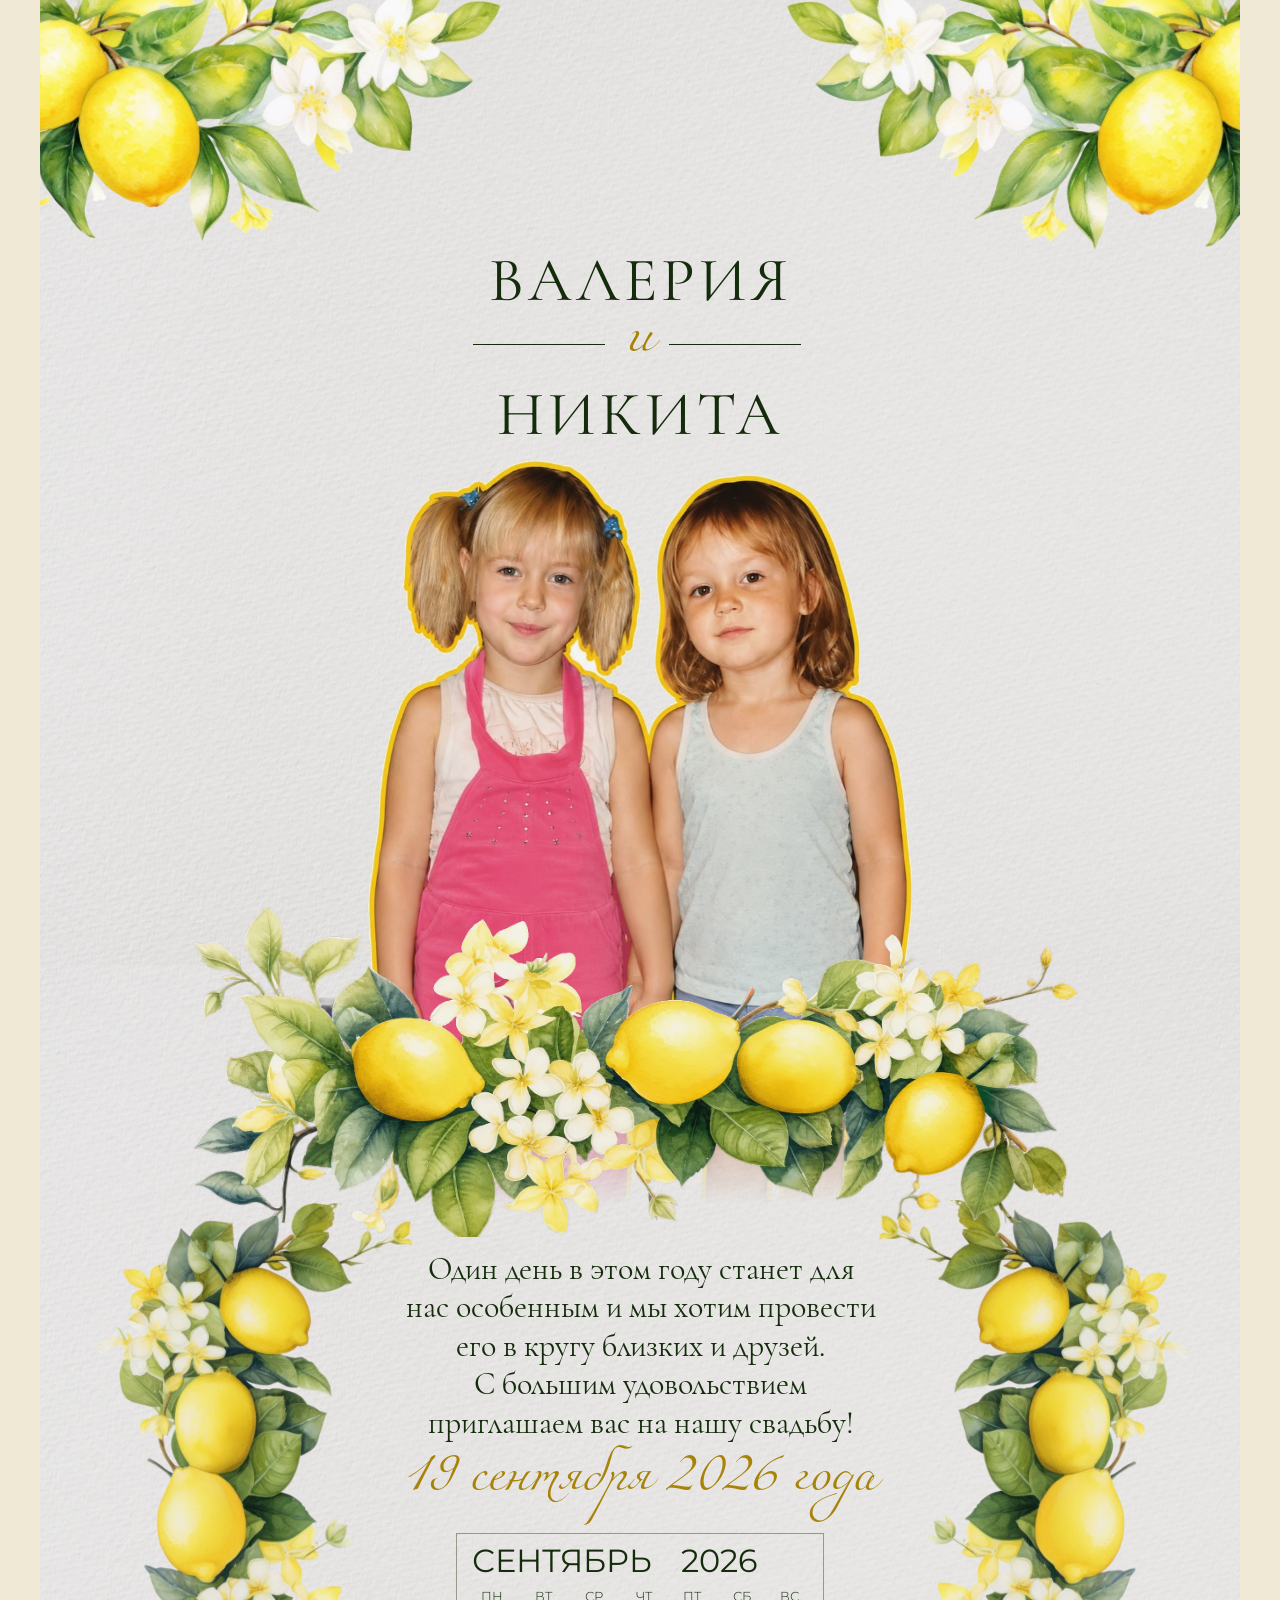
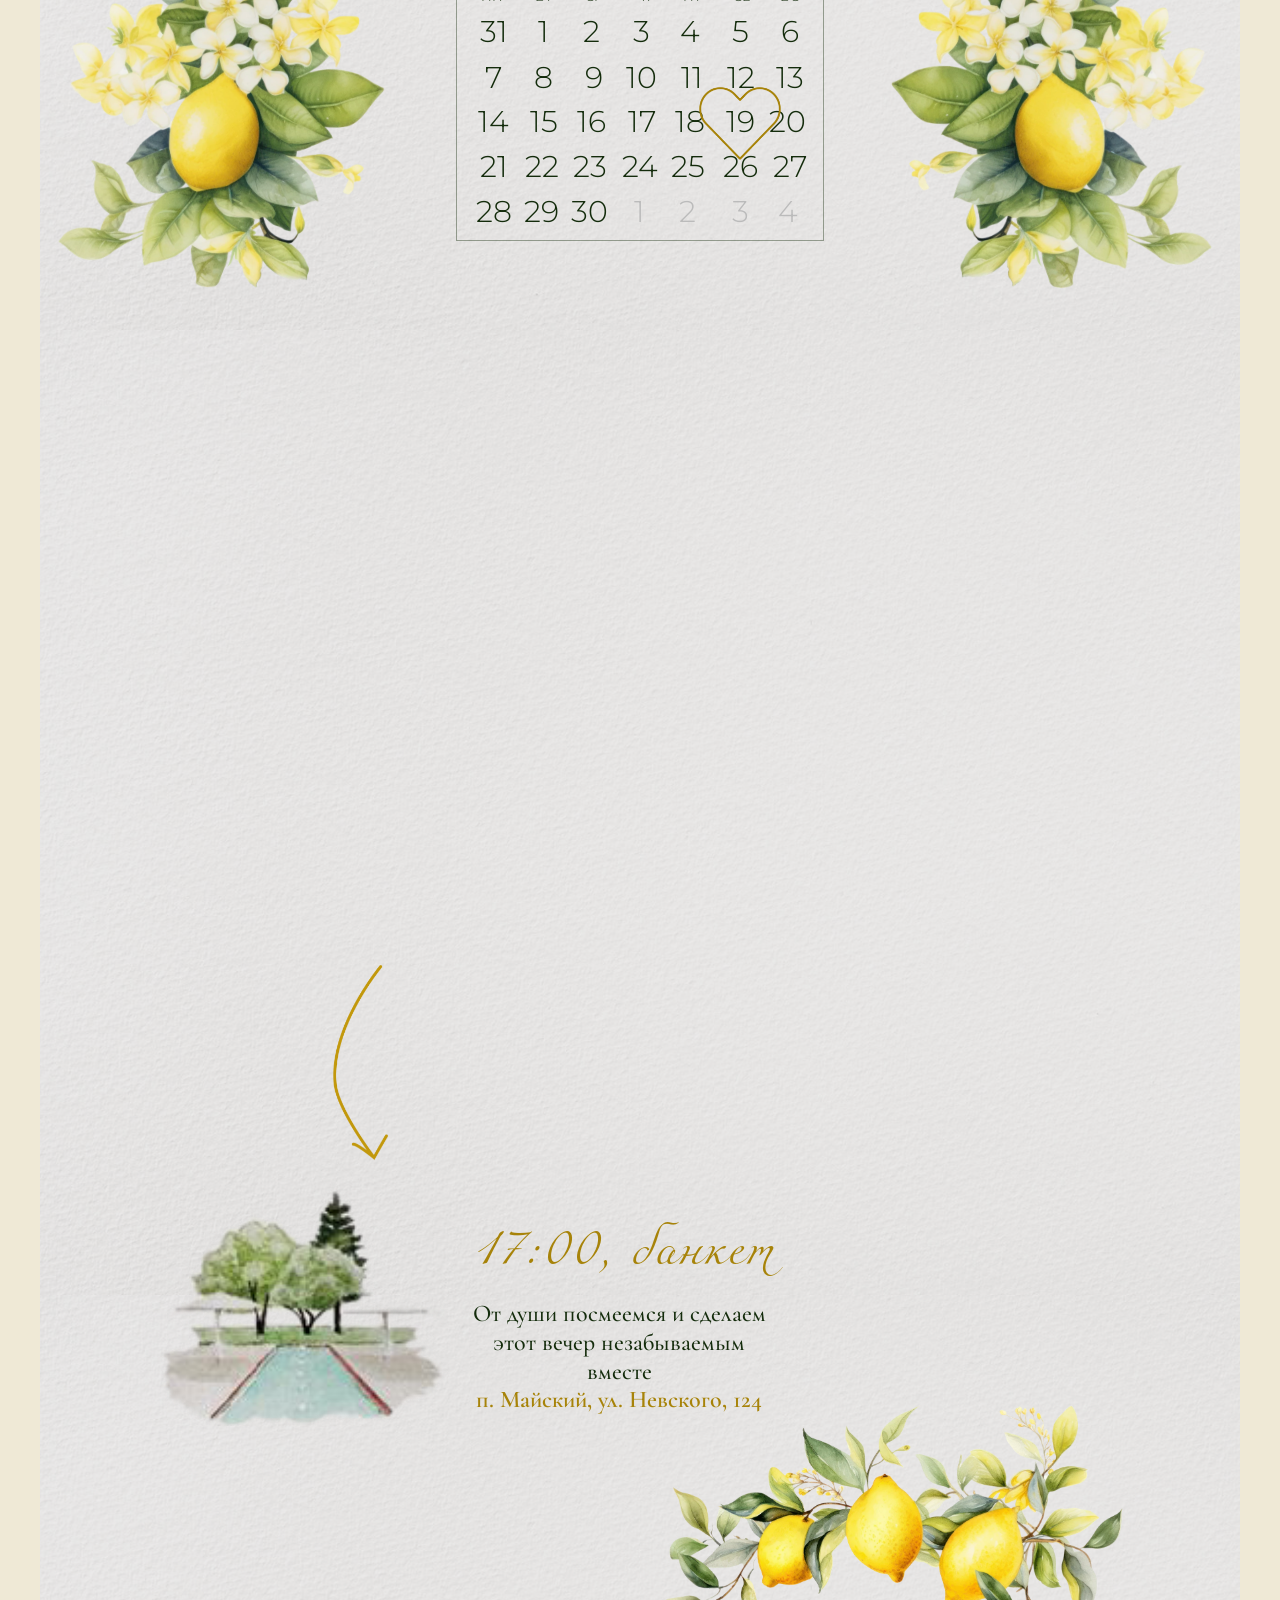
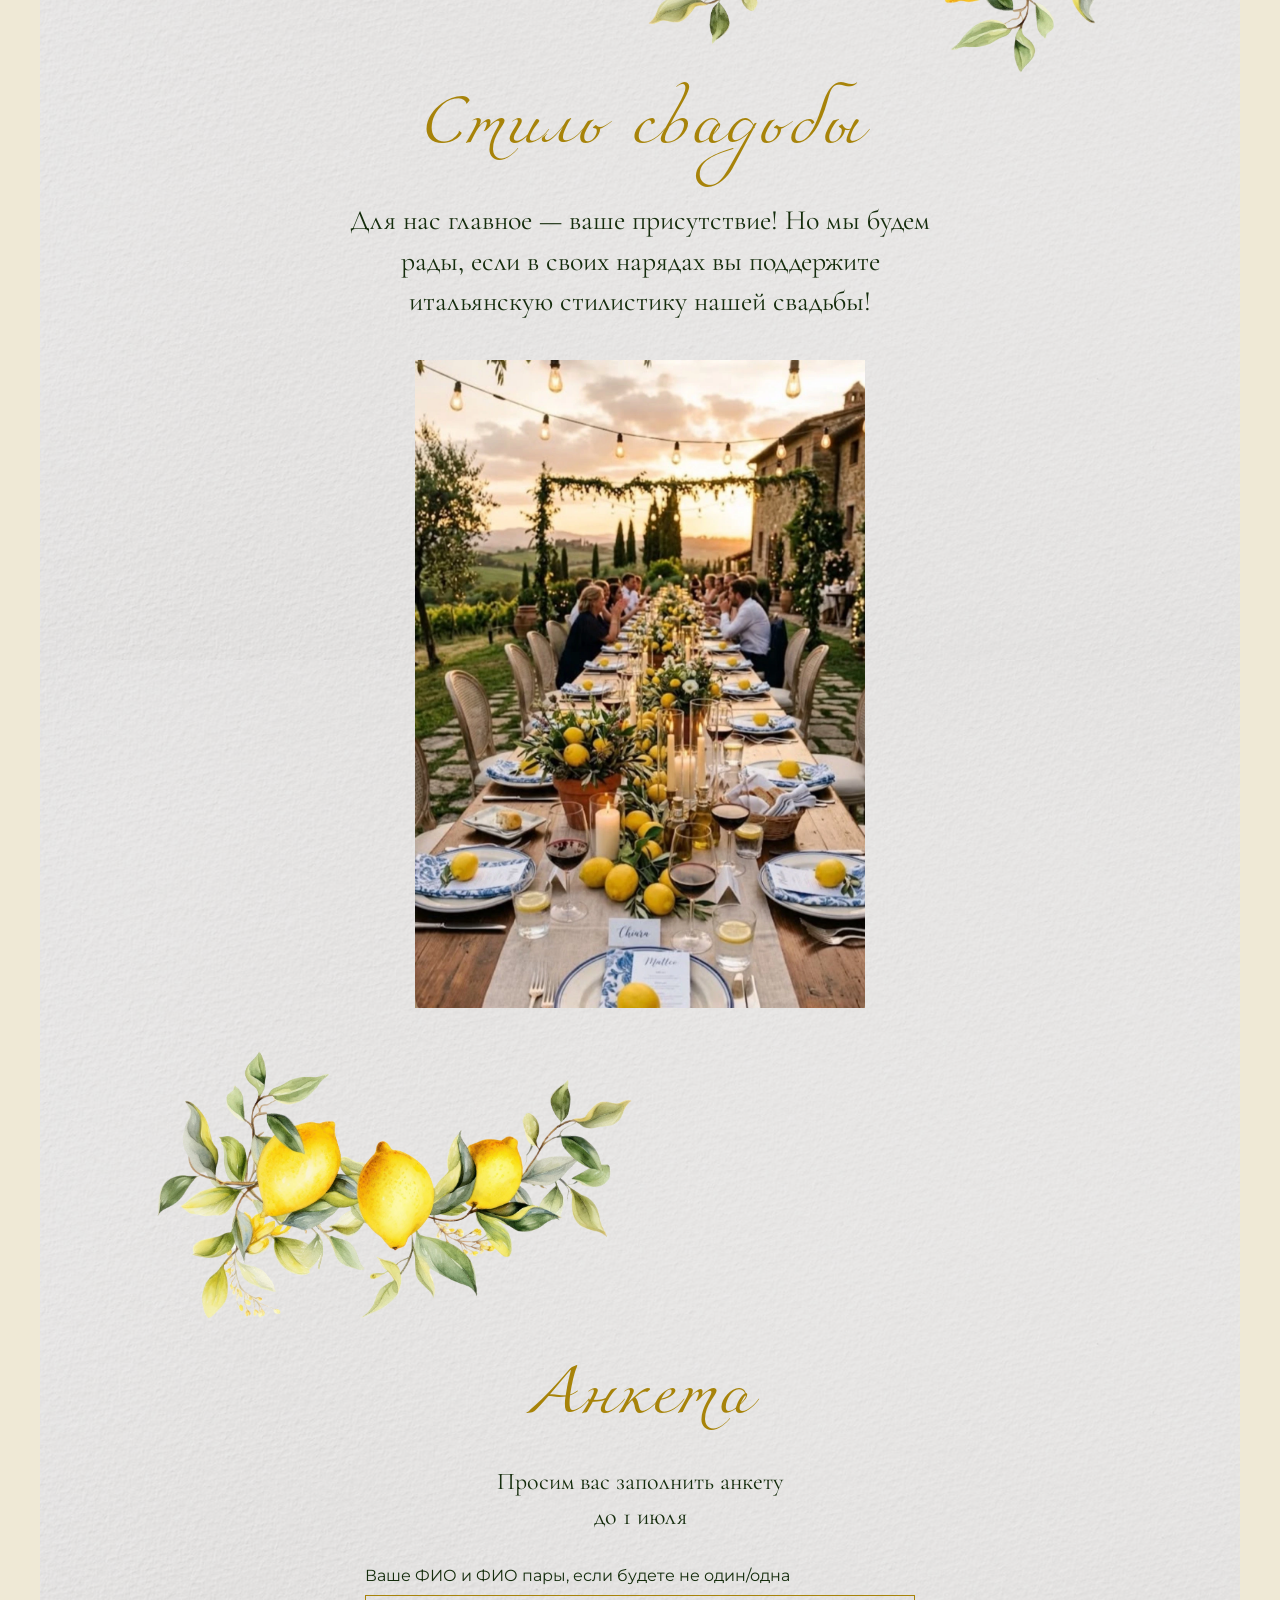
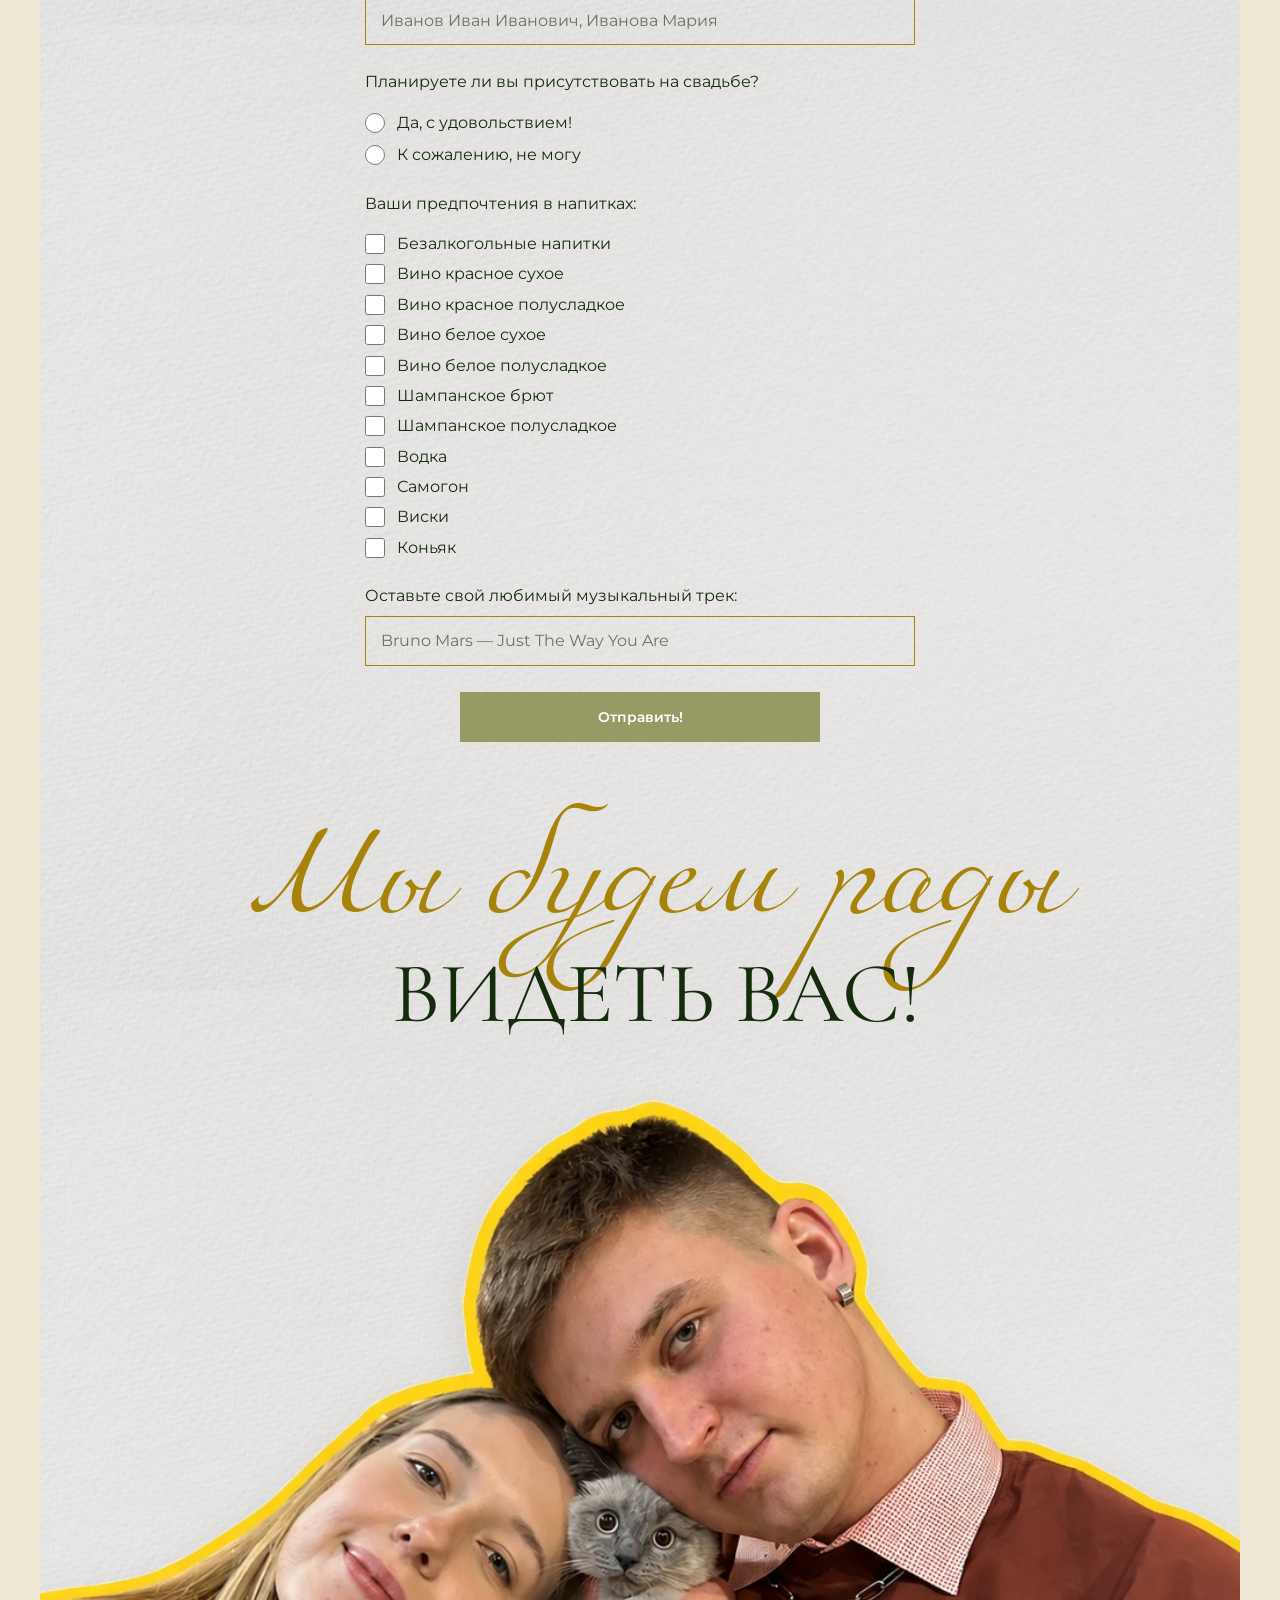
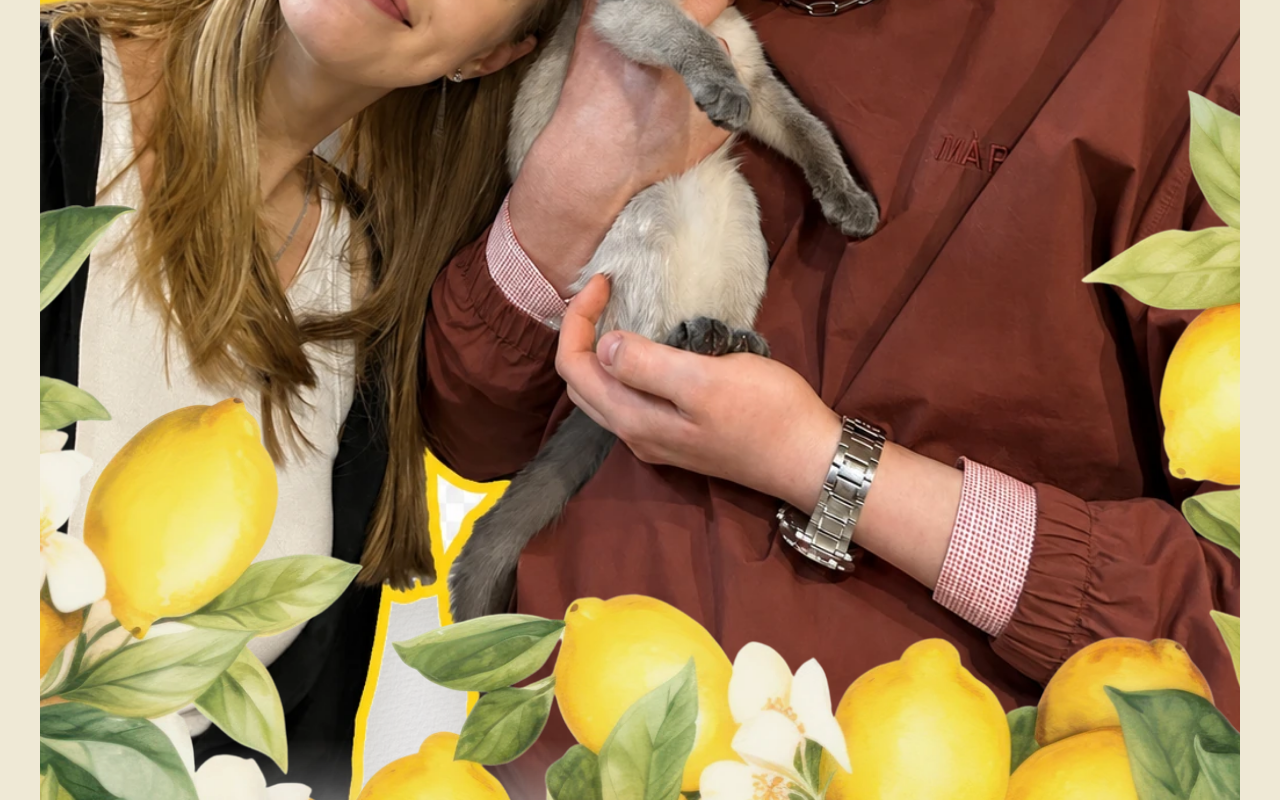
<file: index.html>
<!DOCTYPE html>
<html lang="ru">
<head>
    <meta charset="UTF-8">
    <meta name="viewport" content="width=device-width, initial-scale=1.0">
    <meta name="format-detection" content="telephone=no">
    <title>Валерия и Никита</title>
    <meta name="description" content="Свадебное приглашение Валерии и Никиты — 19 сентября 2026 года.">
    <meta name="application-name" content="Валерия и Никита">
    <meta name="apple-mobile-web-app-title" content="Валерия и Никита">
    <link rel="canonical" href="https://simonmalyshev.github.io/LeraAndNikita/?v=valeria-nikita-2026">
    <meta property="og:type" content="website">
    <meta property="og:locale" content="ru_RU">
    <meta property="og:site_name" content="Валерия и Никита">
    <meta property="og:title" content="Валерия и Никита">
    <meta property="og:description" content="Свадебное приглашение Валерии и Никиты — 19 сентября 2026 года.">
    <meta property="og:url" content="https://simonmalyshev.github.io/LeraAndNikita/?v=valeria-nikita-2026">
    <meta property="og:updated_time" content="2026-06-18T12:00:00+03:00">
    <meta name="twitter:card" content="summary">
    <meta name="twitter:title" content="Валерия и Никита">
    <meta name="twitter:description" content="Свадебное приглашение Валерии и Никиты — 19 сентября 2026 года.">
    <link rel="icon" href="data:,">
    <link rel="preconnect" href="https://fonts.googleapis.com">
    <link rel="preconnect" href="https://fonts.gstatic.com" crossorigin>
    <link href="https://fonts.googleapis.com/css2?family=Cormorant+Garamond:ital,wght@0,300;0,400;0,500;0,600;0,700;1,300;1,400;1,500;1,600;1,700&subset=cyrillic,cyrillic-ext,latin&display=swap" rel="stylesheet">
    <link href="https://fonts.googleapis.com/css2?family=Montserrat:wght@100..900&subset=cyrillic,latin&display=swap" rel="stylesheet">
    <link rel="stylesheet" href="css/style.css">
</head>
<body>
    <div id="allrecords">
        <div id="rec718911148" class="r t-rec" style="background-color:#efe9d6;">
            <div class="t396">
                <div class="t396__artboard" data-artboard-recid="718911148" data-artboard-height-res-320="5420" data-artboard-screens="320,1200" data-artboard-height="7200" data-artboard-valign="center" data-artboard-upscale="grid">

                    <div class="t396__carrier" id="t396__carrier_718911148" data-artboard-recid="718911148"></div>
                    <div class="t396__filter" id="t396__filter_718911148" data-artboard-recid="718911148"></div>

                    <!-- ============================================ -->
                    <!-- PAPER BACKGROUNDS — 6 sections (z:1-3)      -->
                    <!-- ============================================ -->

                    <!-- Paper Section 1: top=0 -->
                    <div class="tn-elem" data-elem-id="1701418744977" data-elem-type="shape" data-field-top-value="0" data-field-left-value="-176" data-field-height-value="965" data-field-width-value="1552" style="z-index:1; top:0px; left:calc(50% - 600px + -176px); width:1552px; height:965px; pointer-events:none;" data-field-axisy-value="top" data-field-axisx-value="left" data-field-container-value="grid" data-field-topunits-value="px" data-field-leftunits-value="px" data-field-heightunits-value="px" data-field-widthunits-value="px" data-field-top-res-320-value="0" data-field-left-res-320-value="-147" data-field-height-res-320-value="966" data-field-width-res-320-value="614">
                        <div class="tn-atom t-bgimg" data-original="images/paper-texture.jpg" style="background-image:url('images/paper-texture.jpg'); background-size:cover; background-position:50% 50%; opacity:0.35; background-color:#ffffff;"></div>
                    </div>

                    <!-- Paper Section 2: top=965 -->
                    <div class="tn-elem" data-elem-id="1709726699250" data-elem-type="shape" data-field-top-value="965" data-field-left-value="-176" data-field-height-value="965" data-field-width-value="1552" style="z-index:2; top:965px; left:calc(50% - 600px + -176px); width:1552px; height:965px; pointer-events:none;" data-field-axisy-value="top" data-field-axisx-value="left" data-field-container-value="grid" data-field-topunits-value="px" data-field-leftunits-value="px" data-field-heightunits-value="px" data-field-widthunits-value="px" data-field-top-res-320-value="966" data-field-left-res-320-value="-147" data-field-height-res-320-value="966" data-field-width-res-320-value="614">
                        <div class="tn-atom t-bgimg" data-original="images/paper-texture.jpg" style="background-image:url('images/paper-texture.jpg'); background-size:cover; background-position:50% 50%; opacity:0.35; background-color:#ffffff;"></div>
                    </div>

                    <!-- Paper Section 3: top=1930 -->
                    <div class="tn-elem" data-elem-id="1710312750356" data-elem-type="shape" data-field-top-value="1930" data-field-left-value="-176" data-field-height-value="965" data-field-width-value="1552" style="z-index:2; top:1930px; left:calc(50% - 600px + -176px); width:1552px; height:965px; pointer-events:none;" data-field-axisy-value="top" data-field-axisx-value="left" data-field-container-value="grid" data-field-topunits-value="px" data-field-leftunits-value="px" data-field-heightunits-value="px" data-field-widthunits-value="px" data-field-top-res-320-value="1932" data-field-left-res-320-value="-147" data-field-height-res-320-value="966" data-field-width-res-320-value="614">
                        <div class="tn-atom t-bgimg" data-original="images/paper-texture.jpg" style="background-image:url('images/paper-texture.jpg'); background-size:cover; background-position:50% 50%; opacity:0.35; background-color:#ffffff;"></div>
                    </div>

                    <!-- Paper Section 4: top=2895 -->
                    <div class="tn-elem" data-elem-id="1710312839924" data-elem-type="shape" data-field-top-value="2895" data-field-left-value="-176" data-field-height-value="965" data-field-width-value="1552" style="z-index:2; top:2895px; left:calc(50% - 600px + -176px); width:1552px; height:965px; pointer-events:none;" data-field-axisy-value="top" data-field-axisx-value="left" data-field-container-value="grid" data-field-topunits-value="px" data-field-leftunits-value="px" data-field-heightunits-value="px" data-field-widthunits-value="px" data-field-top-res-320-value="2898" data-field-left-res-320-value="-147" data-field-height-res-320-value="966" data-field-width-res-320-value="614">
                        <div class="tn-atom t-bgimg" data-original="images/paper-texture.jpg" style="background-image:url('images/paper-texture.jpg'); background-size:cover; background-position:50% 50%; opacity:0.35; background-color:#ffffff;"></div>
                    </div>

                    <!-- Paper Section 5: top=3859 -->
                    <div class="tn-elem" data-elem-id="1710312944362" data-elem-type="shape" data-field-top-value="3859" data-field-left-value="-176" data-field-height-value="965" data-field-width-value="1552" style="z-index:2; top:3859px; left:calc(50% - 600px + -176px); width:1552px; height:965px; pointer-events:none;" data-field-axisy-value="top" data-field-axisx-value="left" data-field-container-value="grid" data-field-topunits-value="px" data-field-leftunits-value="px" data-field-heightunits-value="px" data-field-widthunits-value="px" data-field-top-res-320-value="3864" data-field-left-res-320-value="-147" data-field-height-res-320-value="966" data-field-width-res-320-value="614">
                        <div class="tn-atom t-bgimg" data-original="images/paper-texture.jpg" style="background-image:url('images/paper-texture.jpg'); background-size:cover; background-position:50% 50%; opacity:0.35; background-color:#ffffff;"></div>
                    </div>

                    <!-- Paper Section 6: top=4821 -->
                    <div class="tn-elem" data-elem-id="1710312698224" data-elem-type="shape" data-field-top-value="4821" data-field-left-value="-176" data-field-height-value="965" data-field-width-value="1552" style="z-index:2; top:4821px; left:calc(50% - 600px + -176px); width:1552px; height:965px; pointer-events:none;" data-field-axisy-value="top" data-field-axisx-value="left" data-field-container-value="grid" data-field-topunits-value="px" data-field-leftunits-value="px" data-field-heightunits-value="px" data-field-widthunits-value="px" data-field-top-res-320-value="6673" data-field-left-res-320-value="-1170" data-field-height-res-320-value="966" data-field-width-res-320-value="614">
                        <div class="tn-atom t-bgimg" data-original="images/paper-texture.jpg" style="background-image:url('images/paper-texture.jpg'); background-size:cover; background-position:50% 50%; opacity:0.35; background-color:#ffffff;"></div>
                    </div>

                    <!-- Paper Section 7: top=5785 (bottom area) -->
                    <div class="tn-elem" data-elem-id="1710313105443" data-elem-type="shape" data-field-top-value="5785" data-field-left-value="-176" data-field-height-value="965" data-field-width-value="1552" style="z-index:2; top:5785px; left:calc(50% - 600px + -176px); width:1552px; height:965px; pointer-events:none;" data-field-axisy-value="top" data-field-axisx-value="left" data-field-container-value="grid" data-field-topunits-value="px" data-field-leftunits-value="px" data-field-heightunits-value="px" data-field-widthunits-value="px" data-field-top-res-320-value="6683" data-field-left-res-320-value="-1160" data-field-height-res-320-value="966" data-field-width-res-320-value="614">
                        <div class="tn-atom t-bgimg" data-original="images/paper-texture.jpg" style="background-image:url('images/paper-texture.jpg'); background-size:cover; background-position:50% 50%; opacity:0.35; background-color:#ffffff;"></div>
                    </div>

                    <!-- ============================================ -->
                    <!-- HEADER SECTION (z:13-19)                     -->
                    <!-- ============================================ -->

                    <!-- Corner Decor Left (z:13) -->
                    <div class="tn-elem" data-elem-id="1709672099725" data-elem-type="image" style="z-index:13; top:-99px; left:calc(50% - 600px + -195px); width:673px; height:380px;" data-field-top-value="-99" data-field-left-value="-195" data-field-height-value="380" data-field-width-value="673" data-field-axisy-value="top" data-field-axisx-value="left" data-field-container-value="grid" data-field-topunits-value="px" data-field-leftunits-value="px" data-field-heightunits-value="px" data-field-widthunits-value="px" data-field-filewidth-value="1500" data-field-fileheight-value="848" data-field-heightmode-value="hug" data-field-top-res-320-value="-51" data-field-left-res-320-value="-96" data-field-height-res-320-value="184" data-field-width-res-320-value="326">
                        <div class="tn-atom">
                            <img class="tn-atom__img" data-original="images/corner-left.webp" src="images/corner-left.webp" alt="">
                        </div>
                    </div>

                    <!-- Corner Decor Right (z:14) -->
                    <div class="tn-elem" data-elem-id="1701419355626" data-elem-type="image" style="z-index:14; top:-102px; left:calc(50% - 600px + 729px); width:695px; height:393px;" data-field-top-value="-102" data-field-left-value="729" data-field-height-value="393" data-field-width-value="695" data-field-axisy-value="top" data-field-axisx-value="left" data-field-container-value="grid" data-field-topunits-value="px" data-field-leftunits-value="px" data-field-heightunits-value="px" data-field-widthunits-value="px" data-field-filewidth-value="1500" data-field-fileheight-value="848" data-field-heightmode-value="hug" data-field-top-res-320-value="-56" data-field-left-res-320-value="88" data-field-height-res-320-value="184" data-field-width-res-320-value="326">
                        <div class="tn-atom">
                            <img class="tn-atom__img" data-original="images/corner-right.webp" src="images/corner-right.webp" alt="">
                        </div>
                    </div>

                    <!-- Names (z:15) -->
                    <div class="tn-elem t-animate" data-elem-id="1650640489506" data-elem-type="text" data-animate-style="fadein" data-animate-duration="3" data-animate-delay="0.2" style="z-index:15; top:248px; left:calc(50% - 600px + 350px); width:500px; height:auto;" data-animate-mobile="y" data-field-top-value="248" data-field-left-value="350" data-field-height-value="58" data-field-width-value="500" data-field-axisy-value="top" data-field-axisx-value="left" data-field-container-value="grid" data-field-topunits-value="px" data-field-leftunits-value="px" data-field-heightunits-value="px" data-field-widthunits-value="px" data-field-filewidth-value="974" data-field-fileheight-value="178" data-field-heightmode-value="hug" data-field-top-res-320-value="241" data-field-left-res-320-value="0" data-field-height-res-320-value="43" data-field-width-res-320-value="320">
                        <div class="tn-atom" field="tn_text_1650640489506" style="font-size:42px; font-family:'Cormorant Garamond',Georgia,serif; font-weight:400; color:#142c0c; text-align:center; line-height:1.12; letter-spacing:4px;">ВАЛЕРИЯ<br /><br />НИКИТА</div>
                    </div>

                    <!-- Subtitle (z:16) -->
                    <div class="tn-elem t-animate" data-elem-id="1701419281594" data-elem-type="text" data-animate-style="fadein" data-animate-duration="3" data-animate-delay="0.6" style="z-index:16; top:382px; left:calc(50% - 600px + 406px); width:378px; height:auto;" data-animate-mobile="y" data-field-top-value="382" data-field-left-value="406" data-field-height-value="46" data-field-width-value="378" data-field-axisy-value="top" data-field-axisx-value="left" data-field-container-value="grid" data-field-topunits-value="px" data-field-leftunits-value="px" data-field-heightunits-value="px" data-field-widthunits-value="px" data-field-filewidth-value="1229" data-field-fileheight-value="149" data-field-heightmode-value="hug" data-field-top-res-320-value="344" data-field-left-res-320-value="13" data-field-height-res-320-value="36" data-field-width-res-320-value="294">
                        <div class="tn-atom" field="tn_text_1701419281594" style="font-size:35px; font-family:'Miama Nueva',cursive; font-weight:400; color:#a78309; text-align:center; line-height:1; letter-spacing:1px;">ПРИГЛАШЕНИЕ НА СВАДЬБУ</div>
                    </div>

                    <!-- Conjunction (z:17) -->
                    <div class="tn-elem t-animate" data-elem-id="1709673024999" data-elem-type="text" data-animate-style="fadein" data-animate-duration="3" style="z-index:17; top:318px; left:calc(50% - 600px + 568px); width:64px; height:auto;" data-animate-mobile="y" data-field-top-value="318" data-field-left-value="568" data-field-height-value="38" data-field-width-value="64" data-field-axisy-value="top" data-field-axisx-value="left" data-field-container-value="grid" data-field-topunits-value="px" data-field-leftunits-value="px" data-field-heightunits-value="px" data-field-widthunits-value="px" data-animate-delay="0.4" data-field-heightmode-value="hug" data-field-textfit-value="autoheight" data-field-fontsize-value="40" data-field-top-res-320-value="299" data-field-left-res-320-value="128" data-field-height-res-320-value="31" data-field-width-res-320-value="64" data-field-fontsize-res-320-value="34">
                        <div class="tn-atom" field="tn_text_1709673024999" style="font-size:40px; font-family:'Miama Nueva',cursive; font-weight:400; color:#a78309; text-align:center; line-height:1;">и</div>
                    </div>

                    <!-- Left Divider (z:18) -->
                    <div class="tn-elem t-animate" data-elem-id="1701419727133" data-elem-type="shape" data-animate-style="fadeinright" data-animate-duration="1" data-animate-delay="0.4" data-animate-distance="100" style="z-index:18; top:344px; left:calc(50% - 600px + 433px); width:132px; height:1px;" data-animate-mobile="y" data-field-top-value="344" data-field-left-value="433" data-field-height-value="1" data-field-width-value="132" data-field-axisy-value="top" data-field-axisx-value="left" data-field-container-value="grid" data-field-topunits-value="px" data-field-leftunits-value="px" data-field-heightunits-value="px" data-field-widthunits-value="px" data-field-top-res-320-value="314" data-field-left-res-320-value="38" data-field-width-res-320-value="90">
                        <div class="tn-atom" style="background:#a78309; width:100%; height:100%;"></div>
                    </div>

                    <!-- Right Divider (z:19) -->
                    <div class="tn-elem t-animate" data-elem-id="1701419904995" data-elem-type="shape" data-animate-style="fadeinleft" data-animate-duration="1" data-animate-delay="0.4" data-animate-distance="100" style="z-index:19; top:344px; left:calc(50% - 600px + 629px); width:132px; height:1px;" data-animate-mobile="y" data-field-top-value="344" data-field-left-value="629" data-field-height-value="1" data-field-width-value="132" data-field-axisy-value="top" data-field-axisx-value="left" data-field-container-value="grid" data-field-topunits-value="px" data-field-leftunits-value="px" data-field-heightunits-value="px" data-field-widthunits-value="px" data-field-top-res-320-value="314" data-field-left-res-320-value="188" data-field-width-res-320-value="90">
                        <div class="tn-atom" style="background:#a78309; width:100%; height:100%;"></div>
                    </div>

                    <!-- ============================================ -->
                    <!-- INVITATION TEXT (z:20)                       -->
                    <!-- ============================================ -->

                    <div class="tn-elem t-animate" data-elem-id="1745854337625" data-elem-type="text" data-animate-style="fadeinup" data-animate-duration="3" data-animate-delay="0.2" data-animate-distance="100" style="z-index:20; top:1250px; left:calc(50% - 600px + 363px); width:475px;" data-animate-mobile="y" data-field-top-value="1250" data-field-left-value="363" data-field-height-value="190" data-field-width-value="475" data-field-axisy-value="top" data-field-axisx-value="left" data-field-container-value="grid" data-field-topunits-value="px" data-field-leftunits-value="px" data-field-heightunits-value="px" data-field-widthunits-value="px" data-field-textfit-value="autoheight" data-field-fontsize-value="32" data-field-top-res-320-value="939" data-field-left-res-320-value="-5" data-field-width-res-320-value="330" data-field-fontsize-res-320-value="22">
                        <div class="tn-atom" field="tn_text_1745854337625" style="font-size:32px; font-family:'Cormorant Garamond',Georgia,serif; font-weight:500; color:#142c0c; text-align:center; line-height:1.2;">Один день в этом году станет для нас особенным и мы хотим провести его в кругу близких и друзей.<br />С большим удовольствием приглашаем вас на нашу свадьбу!</div>
                    </div>

                    <!-- ============================================ -->
                    <!-- DECORATIVE FLORALS (z:20-31)                 -->
                    <!-- ============================================ -->

                    <!-- Floral 2 (z:20) -->
                    <div class="tn-elem t-animate header-photo" data-elem-id="1709719261337" data-elem-type="image" data-animate-style="fadein" data-animate-duration="3" data-animate-group="header-portrait" style="z-index:20; top:452px; left:calc(50% - 600px + 320px); width:560px; height:753px;" data-animate-mobile="y" data-field-top-value="452" data-field-left-value="320" data-field-height-value="753" data-field-width-value="560" data-field-axisy-value="top" data-field-axisx-value="left" data-field-container-value="grid" data-field-topunits-value="px" data-field-leftunits-value="px" data-field-heightunits-value="px" data-field-widthunits-value="px" data-field-filewidth-value="844" data-field-fileheight-value="1135" data-field-top-res-320-value="400" data-field-left-res-320-value="-5" data-field-height-res-320-value="444" data-field-width-res-320-value="330">
                        <div class="tn-atom">
                            <img class="tn-atom__img" data-original="images/childhood-cutout.webp" src="images/childhood-cutout.webp" alt="Валерия и Никита в детстве">
                        </div>
                    </div>

                    <!-- Floral 1 (z:21) -->
                    <div class="tn-elem t-animate" data-elem-id="1709681145860" data-elem-type="image" data-animate-style="fadein" data-animate-duration="3" style="z-index:21; top:1374px; left:calc(50% - 600px + 1678px); width:578px; height:289px;" data-animate-mobile="y" data-field-top-value="1374" data-field-left-value="1678" data-field-height-value="289" data-field-width-value="578" data-field-axisy-value="top" data-field-axisx-value="left" data-field-container-value="grid" data-field-topunits-value="px" data-field-leftunits-value="px" data-field-heightunits-value="px" data-field-widthunits-value="px" data-field-filewidth-value="1500" data-field-fileheight-value="750" data-field-heightmode-value="hug" data-field-top-res-320-value="1439" data-field-left-res-320-value="-65" data-field-height-res-320-value="225" data-field-width-res-320-value="450">
                        <div class="tn-atom">
                            <img class="tn-atom__img" data-original="images/floral-1.webp" src="images/floral-1.webp" alt="">
                        </div>
                    </div>

                    <!-- Lemon branch 1 (z:21) -->
                    <div class="tn-elem t-animate" data-elem-id="1709729241648" data-elem-type="image" data-animate-style="fadein" data-animate-duration="3" style="z-index:21; top:1724px; left:calc(50% - 600px + -165px); width:1529px; height:223px;" data-animate-mobile="y" data-field-top-value="1724" data-field-left-value="-165" data-field-height-value="223" data-field-width-value="1529" data-field-axisy-value="top" data-field-axisx-value="left" data-field-container-value="grid" data-field-topunits-value="px" data-field-leftunits-value="px" data-field-heightunits-value="px" data-field-widthunits-value="px" data-field-filewidth-value="1680" data-field-fileheight-value="245" data-field-heightmode-value="hug" data-field-top-res-320-value="1583" data-field-left-res-320-value="723" data-field-height-res-320-value="66" data-field-width-res-320-value="450">
                        <div class="tn-atom">
                            <img class="tn-atom__img" data-original="images/lemon-branch.webp" src="images/lemon-branch.webp" alt="">
                        </div>
                    </div>

                    <!-- Left flowers (z:21) -->
                    <div class="tn-elem t-animate" data-elem-id="1709729261544" data-elem-type="image" data-animate-style="fadein" data-animate-duration="3" style="z-index:21; top:1067px; left:calc(50% - 600px + -155px); width:700px; height:auto;" data-animate-mobile="y" data-field-top-value="1067" data-field-left-value="-155" data-field-height-value="390" data-field-width-value="700" data-field-axisy-value="top" data-field-axisx-value="left" data-field-container-value="grid" data-field-topunits-value="px" data-field-leftunits-value="px" data-field-heightunits-value="px" data-field-widthunits-value="px" data-field-filewidth-value="1680" data-field-fileheight-value="935" data-field-heightmode-value="hug" data-field-top-res-320-value="808" data-field-left-res-320-value="836" data-field-height-res-320-value="126" data-field-width-res-320-value="226">
                        <div class="tn-atom">
                            <img class="tn-atom__img" data-original="images/floral-left.webp" src="images/floral-left.webp" alt="">
                        </div>
                    </div>

                    <!-- Right flowers (z:21) -->
                    <div class="tn-elem t-animate" data-elem-id="1709729931803" data-elem-type="image" data-animate-style="fadein" data-animate-duration="3" style="z-index:21; top:1067px; left:calc(50% - 600px + 655px); width:700px; height:auto;" data-animate-mobile="y" data-field-top-value="1067" data-field-left-value="655" data-field-height-value="390" data-field-width-value="700" data-field-axisy-value="top" data-field-axisx-value="left" data-field-container-value="grid" data-field-topunits-value="px" data-field-leftunits-value="px" data-field-heightunits-value="px" data-field-widthunits-value="px" data-field-filewidth-value="1680" data-field-fileheight-value="935" data-field-heightmode-value="hug" data-field-top-res-320-value="935" data-field-left-res-320-value="836" data-field-height-res-320-value="126" data-field-width-res-320-value="226">
                        <div class="tn-atom">
                            <img class="tn-atom__img" data-original="images/floral-right.webp" src="images/floral-right.webp" alt="">
                        </div>
                    </div>

                    <!-- Decor 1 (z:21) -->
                    <div class="tn-elem t-animate header-photo-foreground" data-elem-id="1709724335697" data-elem-type="image" data-animate-style="fadein" data-animate-duration="3" data-animate-group="header-portrait" style="z-index:21; top:980px; left:calc(50% - 600px + 150px); width:900px; height:250px;" data-animate-mobile="y" data-field-top-value="980" data-field-left-value="150" data-field-height-value="250" data-field-width-value="900" data-field-axisy-value="top" data-field-axisx-value="left" data-field-container-value="grid" data-field-topunits-value="px" data-field-leftunits-value="px" data-field-heightunits-value="px" data-field-widthunits-value="px" data-field-filewidth-value="2050" data-field-fileheight-value="767" data-field-top-res-320-value="745" data-field-left-res-320-value="-65" data-field-height-res-320-value="194" data-field-width-res-320-value="451">
                        <div class="tn-atom">
                            <img class="tn-atom__img" data-original="images/header-flowers.webp" src="images/header-flowers.webp" alt="">
                        </div>
                    </div>

                    <!-- Lemon branch 2 (z:21) -->
                    <div class="tn-elem t-animate" data-elem-id="1710312698310" data-elem-type="image" data-animate-style="fadein" data-animate-duration="3" style="z-index:21; top:2236px; left:calc(50% - 600px + -164px); width:1529px; height:223px;" data-animate-mobile="y" data-field-top-value="2236" data-field-left-value="-164" data-field-height-value="223" data-field-width-value="1529" data-field-axisy-value="top" data-field-axisx-value="left" data-field-container-value="grid" data-field-topunits-value="px" data-field-leftunits-value="px" data-field-heightunits-value="px" data-field-widthunits-value="px" data-field-filewidth-value="1680" data-field-fileheight-value="245" data-field-heightmode-value="hug" data-field-top-res-320-value="3514" data-field-left-res-320-value="1033" data-field-height-res-320-value="66" data-field-width-res-320-value="450">
                        <div class="tn-atom">
                            <img class="tn-atom__img" data-original="images/lemon-branch.webp" src="images/lemon-branch.webp" alt="">
                        </div>
                    </div>

                    <!-- Dress code decor (z:21) -->
                    <div class="tn-elem t-animate" data-elem-id="1710312698266" data-elem-type="image" data-animate-style="fadein" data-animate-duration="3" style="z-index:21; top:3544px; left:calc(50% - 600px + 597px); width:497px; height:290px;" data-animate-mobile="y" data-field-top-value="3544" data-field-left-value="597" data-field-height-value="290" data-field-width-value="497" data-field-axisy-value="top" data-field-axisx-value="left" data-field-container-value="grid" data-field-topunits-value="px" data-field-leftunits-value="px" data-field-heightunits-value="px" data-field-widthunits-value="px" data-field-filewidth-value="1500" data-field-fileheight-value="876" data-field-heightmode-value="hug" data-field-top-res-320-value="2843" data-field-left-res-320-value="107" data-field-height-res-320-value="211" data-field-width-res-320-value="362">
                        <div class="tn-atom">
                            <img class="tn-atom__img" data-original="images/decor-dresscode.webp" src="images/decor-dresscode.webp" alt="">
                        </div>
                    </div>

                    <!-- Dress code decor 2 (z:21) -->
                    <div class="tn-elem t-animate" data-elem-id="1710312698283" data-elem-type="image" data-animate-style="fadein" data-animate-duration="3" style="z-index:21; top:4790px; left:calc(50% - 600px + 106px); width:497px; height:290px;" data-animate-mobile="y" data-field-top-value="4790" data-field-left-value="106" data-field-height-value="290" data-field-width-value="497" data-field-axisy-value="top" data-field-axisx-value="left" data-field-container-value="grid" data-field-topunits-value="px" data-field-leftunits-value="px" data-field-heightunits-value="px" data-field-widthunits-value="px" data-field-filewidth-value="1500" data-field-fileheight-value="876" data-field-heightmode-value="hug" data-field-top-res-320-value="3740" data-field-left-res-320-value="-21" data-field-height-res-320-value="211" data-field-width-res-320-value="362">
                        <div class="tn-atom">
                            <img class="tn-atom__img" data-original="images/icon-decor.webp" src="images/icon-decor.webp" alt="">
                        </div>
                    </div>

                    <!-- ============================================ -->
                    <!-- DATE / CALENDAR SECTION (z:22-28, 47 elem)  -->
                    <!-- ============================================ -->

                    <div class="calendar-group">

<!-- Calendar Header — Date Text (z:22, was corner-srt.png image) -->
                    <div class="tn-elem t-animate" data-elem-id="176120245321866740" data-elem-type="text" data-animate-style="fadeinup" data-animate-duration="3" data-animate-delay="0.2" data-animate-distance="100" style="z-index:22; top:1150px; left:calc(50% - 600px + 358px); width:484px; height:auto;" data-animate-mobile="y" data-field-top-value="1150" data-field-left-value="358" data-field-height-value="85" data-field-width-value="484" data-field-axisy-value="top" data-field-axisx-value="left" data-field-container-value="grid" data-field-topunits-value="px" data-field-leftunits-value="px" data-field-heightunits-value="px" data-field-widthunits-value="px" data-field-textfit-value="autoheight" data-field-fontsize-value="36" data-field-top-res-320-value="1093" data-field-left-res-320-value="-25" data-field-height-res-320-value="58" data-field-width-res-320-value="370" data-field-fontsize-res-320-value="28">
<div class="tn-atom" field="tn_text_176120245321866740" style="font-size:36px; font-family:'Miama Nueva',cursive; font-weight:400; color:#a78309; text-align:center; line-height:1.1; letter-spacing:1px;">19 сентября 2026 года</div>
                    </div>

                    <!-- Calendar Frame Border (z:22) -->
                    <div class="tn-elem" data-elem-id="176120245322476960" data-elem-type="shape" style="z-index:22; top:1243px; left:calc(50% - 600px + 416px); width:368px; height:308px; pointer-events:none;" data-field-top-value="1243" data-field-left-value="416" data-field-height-value="308" data-field-width-value="368" data-field-axisy-value="top" data-field-axisx-value="left" data-field-container-value="grid" data-field-topunits-value="px" data-field-leftunits-value="px" data-field-heightunits-value="px" data-field-widthunits-value="px" data-field-top-res-320-value="1165" data-field-left-res-320-value="0" data-field-height-res-320-value="282" data-field-width-res-320-value="320">
                        <div class="tn-atom" style="border:1px solid #142c0c; opacity:0.4; width:100%; height:100%;"></div>
                    </div>

                    <!-- Month: СЕНТЯБРЬ (z:23) -->
                    <div class="tn-elem t-animate" data-elem-id="176120245323026410" data-elem-type="text" data-animate-style="fadeinup" data-animate-duration="3" style="z-index:23; top:1246px; left:calc(50% - 600px + 432px); width:180px; height:50px;" data-animate-mobile="y" data-field-top-value="1246" data-field-left-value="432" data-field-height-value="50" data-field-width-value="180" data-field-axisy-value="top" data-field-axisx-value="left" data-field-container-value="grid" data-field-topunits-value="px" data-field-leftunits-value="px" data-field-heightunits-value="px" data-field-widthunits-value="px" data-animate-distance="100" data-field-textfit-value="autoheight" data-field-fontsize-value="32" data-field-top-res-320-value="1174" data-field-left-res-320-value="16" data-field-height-res-320-value="29" data-field-width-res-320-value="107" data-field-fontsize-res-320-value="19">
                        <div class="tn-atom" field="tn_text_176120245323026410" style="font-size:32px; font-family:'Cormorant Garamond',Georgia,serif; font-weight:200; color:#a78309; text-align:center; line-height:1.55;">СЕНТЯБРЬ</div>
                    </div>

                    <!-- Year: 2026 (z:23) -->
                    <div class="tn-elem t-animate" data-elem-id="176120245323724260" data-elem-type="text" data-animate-style="fadeinup" data-animate-duration="3" style="z-index:23; top:1246px; left:calc(50% - 600px + 589px); width:180px; height:50px;" data-animate-mobile="y" data-field-top-value="1246" data-field-left-value="589" data-field-height-value="50" data-field-width-value="180" data-field-axisy-value="top" data-field-axisx-value="left" data-field-container-value="grid" data-field-topunits-value="px" data-field-leftunits-value="px" data-field-heightunits-value="px" data-field-widthunits-value="px" data-animate-distance="100" data-field-textfit-value="autoheight" data-field-fontsize-value="32" data-field-top-res-320-value="1174" data-field-left-res-320-value="260" data-field-height-res-320-value="29" data-field-width-res-320-value="46" data-field-fontsize-res-320-value="19">
                        <div class="tn-atom" field="tn_text_176120245323724260" style="font-size:32px; font-family:'Cormorant Garamond',Georgia,serif; font-weight:200; color:#a78309; text-align:center; line-height:1.55;">2026</div>
                    </div>

                    <!-- Day Headers Row (z:24, top:1296) -->
                    <!-- ПН -->
                    <div class="tn-elem" data-elem-id="176120245324889210" data-elem-type="text" style="z-index:24; top:1296px; left:calc(50% - 600px + 432px); width:48px; height:24px;" data-field-top-value="1296" data-field-left-value="432" data-field-height-value="20" data-field-width-value="39" data-field-axisy-value="top" data-field-axisx-value="left" data-field-container-value="grid" data-field-topunits-value="px" data-field-leftunits-value="px" data-field-heightunits-value="px" data-field-widthunits-value="px" data-field-textfit-value="autoheight" data-field-fontsize-value="13" data-field-top-res-320-value="1214" data-field-left-res-320-value="11" data-field-height-res-320-value="23" data-field-width-res-320-value="34" data-field-fontsize-res-320-value="15">
                        <div class="tn-atom" field="tn_text_176120245324889210" style="font-size:13px; font-family:'Cormorant Garamond',Georgia,serif; font-weight:400; color:#a78309; text-align:center; line-height:1.55;">ПН</div>
                    </div>
                    <!-- ВТ -->
                    <div class="tn-elem" data-elem-id="176120245327560850" data-elem-type="text" style="z-index:24; top:1296px; left:calc(50% - 600px + 484px); width:48px; height:24px;" data-field-top-value="1296" data-field-left-value="484" data-field-height-value="20" data-field-width-value="39" data-field-axisy-value="top" data-field-axisx-value="left" data-field-container-value="grid" data-field-topunits-value="px" data-field-leftunits-value="px" data-field-heightunits-value="px" data-field-widthunits-value="px" data-field-textfit-value="autoheight" data-field-fontsize-value="13" data-field-top-res-320-value="1214" data-field-left-res-320-value="59" data-field-height-res-320-value="23" data-field-width-res-320-value="34" data-field-fontsize-res-320-value="15">
                        <div class="tn-atom" field="tn_text_176120245327560850" style="font-size:13px; font-family:'Cormorant Garamond',Georgia,serif; font-weight:400; color:#a78309; text-align:center; line-height:1.55;">ВТ</div>
                    </div>
                    <!-- СР -->
                    <div class="tn-elem" data-elem-id="176120245327265520" data-elem-type="text" style="z-index:24; top:1296px; left:calc(50% - 600px + 534px); width:48px; height:24px;" data-field-top-value="1296" data-field-left-value="534" data-field-height-value="20" data-field-width-value="39" data-field-axisy-value="top" data-field-axisx-value="left" data-field-container-value="grid" data-field-topunits-value="px" data-field-leftunits-value="px" data-field-heightunits-value="px" data-field-widthunits-value="px" data-field-textfit-value="autoheight" data-field-fontsize-value="13" data-field-top-res-320-value="1214" data-field-left-res-320-value="99" data-field-height-res-320-value="23" data-field-width-res-320-value="34" data-field-fontsize-res-320-value="15">
                        <div class="tn-atom" field="tn_text_176120245327265520" style="font-size:13px; font-family:'Cormorant Garamond',Georgia,serif; font-weight:400; color:#a78309; text-align:center; line-height:1.55;">СР</div>
                    </div>
                    <!-- ЧТ -->
                    <div class="tn-elem" data-elem-id="176120245326937650" data-elem-type="text" style="z-index:24; top:1296px; left:calc(50% - 600px + 584px); width:48px; height:24px;" data-field-top-value="1296" data-field-left-value="584" data-field-height-value="20" data-field-width-value="39" data-field-axisy-value="top" data-field-axisx-value="left" data-field-container-value="grid" data-field-topunits-value="px" data-field-leftunits-value="px" data-field-heightunits-value="px" data-field-widthunits-value="px" data-field-textfit-value="autoheight" data-field-fontsize-value="13" data-field-top-res-320-value="1214" data-field-left-res-320-value="141" data-field-height-res-320-value="23" data-field-width-res-320-value="34" data-field-fontsize-res-320-value="15">
                        <div class="tn-atom" field="tn_text_176120245326937650" style="font-size:13px; font-family:'Cormorant Garamond',Georgia,serif; font-weight:400; color:#a78309; text-align:center; line-height:1.55;">ЧТ</div>
                    </div>
                    <!-- ПТ -->
                    <div class="tn-elem" data-elem-id="176120245326628040" data-elem-type="text" style="z-index:24; top:1296px; left:calc(50% - 600px + 632px); width:48px; height:24px;" data-field-top-value="1296" data-field-left-value="632" data-field-height-value="20" data-field-width-value="39" data-field-axisy-value="top" data-field-axisx-value="left" data-field-container-value="grid" data-field-topunits-value="px" data-field-leftunits-value="px" data-field-heightunits-value="px" data-field-widthunits-value="px" data-field-textfit-value="autoheight" data-field-fontsize-value="13" data-field-top-res-320-value="1214" data-field-left-res-320-value="184" data-field-height-res-320-value="23" data-field-width-res-320-value="34" data-field-fontsize-res-320-value="15">
                        <div class="tn-atom" field="tn_text_176120245326628040" style="font-size:13px; font-family:'Cormorant Garamond',Georgia,serif; font-weight:400; color:#a78309; text-align:center; line-height:1.55;">ПТ</div>
                    </div>
                    <!-- СБ -->
                    <div class="tn-elem" data-elem-id="176120245326279940" data-elem-type="text" style="z-index:24; top:1296px; left:calc(50% - 600px + 682px); width:48px; height:24px;" data-field-top-value="1296" data-field-left-value="682" data-field-height-value="20" data-field-width-value="39" data-field-axisy-value="top" data-field-axisx-value="left" data-field-container-value="grid" data-field-topunits-value="px" data-field-leftunits-value="px" data-field-heightunits-value="px" data-field-widthunits-value="px" data-field-textfit-value="autoheight" data-field-fontsize-value="13" data-field-top-res-320-value="1214" data-field-left-res-320-value="229" data-field-height-res-320-value="23" data-field-width-res-320-value="34" data-field-fontsize-res-320-value="15">
                        <div class="tn-atom" field="tn_text_176120245326279940" style="font-size:13px; font-family:'Cormorant Garamond',Georgia,serif; font-weight:400; color:#a78309; text-align:center; line-height:1.55;">СБ</div>
                    </div>
                    <!-- ВС -->
                    <div class="tn-elem" data-elem-id="176120245325951220" data-elem-type="text" style="z-index:24; top:1296px; left:calc(50% - 600px + 730px); width:48px; height:24px;" data-field-top-value="1296" data-field-left-value="730" data-field-height-value="20" data-field-width-value="39" data-field-axisy-value="top" data-field-axisx-value="left" data-field-container-value="grid" data-field-topunits-value="px" data-field-leftunits-value="px" data-field-heightunits-value="px" data-field-widthunits-value="px" data-field-textfit-value="autoheight" data-field-fontsize-value="13" data-field-top-res-320-value="1214" data-field-left-res-320-value="273" data-field-height-res-320-value="23" data-field-width-res-320-value="34" data-field-fontsize-res-320-value="15">
                        <div class="tn-atom" field="tn_text_176120245325951220" style="font-size:13px; font-family:'Cormorant Garamond',Georgia,serif; font-weight:400; color:#a78309; text-align:center; line-height:1.55;">ВС</div>
                    </div>

                    <!-- Calendar Number Grid (z:25) -->

                    <!-- Row 1 (top:1319) -->
                    <div class="tn-elem" data-elem-id="176120245327974200" data-elem-type="text" style="z-index:25; top:1319px; left:calc(50% - 600px + 440px); width:40px; height:30px;" data-field-top-value="1319" data-field-left-value="484" data-field-height-value="47" data-field-width-value="39" data-field-axisy-value="top" data-field-axisx-value="left" data-field-container-value="grid" data-field-topunits-value="px" data-field-leftunits-value="px" data-field-heightunits-value="px" data-field-widthunits-value="px" data-field-textfit-value="autoheight" data-field-fontsize-value="30" data-field-top-res-320-value="1244" data-field-left-res-320-value="59" data-field-height-res-320-value="29" data-field-width-res-320-value="34" data-field-fontsize-res-320-value="19">
                        <div class="tn-atom" field="tn_text_176120245327974200" style="font-size:19px; font-family:'Cormorant Garamond',Georgia,serif; font-weight:400; color:#142c0c; text-align:center; line-height:1.55;">1</div>
                    </div>
                    <div class="tn-elem" data-elem-id="176120245328297480" data-elem-type="text" style="z-index:25; top:1319px; left:calc(50% - 600px + 484px); width:40px; height:30px;" data-field-top-value="1319" data-field-left-value="440" data-field-height-value="47" data-field-width-value="27" data-field-axisy-value="top" data-field-axisx-value="left" data-field-container-value="grid" data-field-topunits-value="px" data-field-leftunits-value="px" data-field-heightunits-value="px" data-field-widthunits-value="px" data-field-textfit-value="autowidth" data-field-fontsize-value="30" data-field-top-res-320-value="1244" data-field-left-res-320-value="19" data-field-height-res-320-value="29" data-field-width-res-320-value="17" data-field-fontsize-res-320-value="19">
                        <div class="tn-atom" field="tn_text_176120245328297480" style="font-size:19px; font-family:'Cormorant Garamond',Georgia,serif; font-weight:400; color:#142c0c; text-align:center; line-height:1.55;">31</div>
                    </div>
                    <div class="tn-elem" data-elem-id="176120245337166210" data-elem-type="text" style="z-index:25; top:1319px; left:calc(50% - 600px + 532px); width:40px; height:30px;" data-field-top-value="1319" data-field-left-value="532" data-field-height-value="47" data-field-width-value="39" data-field-axisy-value="top" data-field-axisx-value="left" data-field-container-value="grid" data-field-topunits-value="px" data-field-leftunits-value="px" data-field-heightunits-value="px" data-field-widthunits-value="px" data-field-textfit-value="autoheight" data-field-fontsize-value="30" data-field-top-res-320-value="1244" data-field-left-res-320-value="99" data-field-height-res-320-value="29" data-field-width-res-320-value="34" data-field-fontsize-res-320-value="19">
                        <div class="tn-atom" field="tn_text_176120245337166210" style="font-size:19px; font-family:'Cormorant Garamond',Georgia,serif; font-weight:400; color:#142c0c; text-align:center; line-height:1.55;">2</div>
                    </div>
                    <div class="tn-elem" data-elem-id="176120245337554270" data-elem-type="text" style="z-index:25; top:1319px; left:calc(50% - 600px + 582px); width:40px; height:30px;" data-field-top-value="1319" data-field-left-value="582" data-field-height-value="47" data-field-width-value="39" data-field-axisy-value="top" data-field-axisx-value="left" data-field-container-value="grid" data-field-topunits-value="px" data-field-leftunits-value="px" data-field-heightunits-value="px" data-field-widthunits-value="px" data-field-textfit-value="autoheight" data-field-fontsize-value="30" data-field-top-res-320-value="1244" data-field-left-res-320-value="141" data-field-height-res-320-value="29" data-field-width-res-320-value="34" data-field-fontsize-res-320-value="19">
                        <div class="tn-atom" field="tn_text_176120245337554270" style="font-size:19px; font-family:'Cormorant Garamond',Georgia,serif; font-weight:400; color:#142c0c; text-align:center; line-height:1.55;">3</div>
                    </div>
                    <div class="tn-elem" data-elem-id="176120245337854120" data-elem-type="text" style="z-index:25; top:1319px; left:calc(50% - 600px + 630px); width:40px; height:30px;" data-field-top-value="1319" data-field-left-value="630" data-field-height-value="47" data-field-width-value="39" data-field-axisy-value="top" data-field-axisx-value="left" data-field-container-value="grid" data-field-topunits-value="px" data-field-leftunits-value="px" data-field-heightunits-value="px" data-field-widthunits-value="px" data-field-textfit-value="autoheight" data-field-fontsize-value="30" data-field-top-res-320-value="1244" data-field-left-res-320-value="184" data-field-height-res-320-value="29" data-field-width-res-320-value="34" data-field-fontsize-res-320-value="19">
                        <div class="tn-atom" field="tn_text_176120245337854120" style="font-size:19px; font-family:'Cormorant Garamond',Georgia,serif; font-weight:400; color:#142c0c; text-align:center; line-height:1.55;">4</div>
                    </div>
                    <div class="tn-elem" data-elem-id="176120245325686620" data-elem-type="text" style="z-index:25; top:1319px; left:calc(50% - 600px + 681px); width:40px; height:30px;" data-field-top-value="1319" data-field-left-value="681" data-field-height-value="47" data-field-width-value="39" data-field-axisy-value="top" data-field-axisx-value="left" data-field-container-value="grid" data-field-topunits-value="px" data-field-leftunits-value="px" data-field-heightunits-value="px" data-field-widthunits-value="px" data-field-textfit-value="autoheight" data-field-fontsize-value="30" data-field-top-res-320-value="1244" data-field-left-res-320-value="229" data-field-height-res-320-value="29" data-field-width-res-320-value="34" data-field-fontsize-res-320-value="19">
                        <div class="tn-atom" field="tn_text_176120245325686620" style="font-size:19px; font-family:'Cormorant Garamond',Georgia,serif; font-weight:400; color:#142c0c; text-align:center; line-height:1.55;">5</div>
                    </div>
                    <div class="tn-elem" data-elem-id="176120245323454180" data-elem-type="text" style="z-index:25; top:1319px; left:calc(50% - 600px + 730px); width:40px; height:30px;" data-field-top-value="1319" data-field-left-value="730" data-field-height-value="47" data-field-width-value="39" data-field-axisy-value="top" data-field-axisx-value="left" data-field-container-value="grid" data-field-topunits-value="px" data-field-leftunits-value="px" data-field-heightunits-value="px" data-field-widthunits-value="px" data-field-textfit-value="autoheight" data-field-fontsize-value="30" data-field-top-res-320-value="1244" data-field-left-res-320-value="273" data-field-height-res-320-value="29" data-field-width-res-320-value="34" data-field-fontsize-res-320-value="19">
                        <div class="tn-atom" field="tn_text_176120245323454180" style="font-size:19px; font-family:'Cormorant Garamond',Georgia,serif; font-weight:400; color:#142c0c; text-align:center; line-height:1.55;">6</div>
                    </div>

                    <!-- Row 2 (top:1365) -->
                    <div class="tn-elem" data-elem-id="176120245329692320" data-elem-type="text" style="z-index:25; top:1365px; left:calc(50% - 600px + 434px); width:44px; height:30px;" data-field-top-value="1365" data-field-left-value="434" data-field-height-value="47" data-field-width-value="39" data-field-axisy-value="top" data-field-axisx-value="left" data-field-container-value="grid" data-field-topunits-value="px" data-field-leftunits-value="px" data-field-heightunits-value="px" data-field-widthunits-value="px" data-field-textfit-value="autoheight" data-field-fontsize-value="30" data-field-top-res-320-value="1284" data-field-left-res-320-value="11" data-field-height-res-320-value="29" data-field-width-res-320-value="34" data-field-fontsize-res-320-value="19">
                        <div class="tn-atom" field="tn_text_176120245329692320" style="font-size:19px; font-family:'Cormorant Garamond',Georgia,serif; font-weight:400; color:#142c0c; text-align:center; line-height:1.55;">7</div>
                    </div>
                    <div class="tn-elem" data-elem-id="176120245330360600" data-elem-type="text" style="z-index:25; top:1365px; left:calc(50% - 600px + 484px); width:44px; height:30px;" data-field-top-value="1365" data-field-left-value="484" data-field-height-value="47" data-field-width-value="39" data-field-axisy-value="top" data-field-axisx-value="left" data-field-container-value="grid" data-field-topunits-value="px" data-field-leftunits-value="px" data-field-heightunits-value="px" data-field-widthunits-value="px" data-field-textfit-value="autoheight" data-field-fontsize-value="30" data-field-top-res-320-value="1284" data-field-left-res-320-value="59" data-field-height-res-320-value="29" data-field-width-res-320-value="34" data-field-fontsize-res-320-value="19">
                        <div class="tn-atom" field="tn_text_176120245330360600" style="font-size:19px; font-family:'Cormorant Garamond',Georgia,serif; font-weight:400; color:#142c0c; text-align:center; line-height:1.55;">8</div>
                    </div>
                    <div class="tn-elem" data-elem-id="176120245330654120" data-elem-type="text" style="z-index:25; top:1365px; left:calc(50% - 600px + 534px); width:44px; height:30px;" data-field-top-value="1365" data-field-left-value="534" data-field-height-value="47" data-field-width-value="39" data-field-axisy-value="top" data-field-axisx-value="left" data-field-container-value="grid" data-field-topunits-value="px" data-field-leftunits-value="px" data-field-heightunits-value="px" data-field-widthunits-value="px" data-field-textfit-value="autoheight" data-field-fontsize-value="30" data-field-top-res-320-value="1284" data-field-left-res-320-value="99" data-field-height-res-320-value="29" data-field-width-res-320-value="34" data-field-fontsize-res-320-value="19">
                        <div class="tn-atom" field="tn_text_176120245330654120" style="font-size:19px; font-family:'Cormorant Garamond',Georgia,serif; font-weight:400; color:#142c0c; text-align:center; line-height:1.55;">9</div>
                    </div>
                    <div class="tn-elem" data-elem-id="176120245330988200" data-elem-type="text" style="z-index:25; top:1365px; left:calc(50% - 600px + 582px); width:44px; height:30px;" data-field-top-value="1365" data-field-left-value="582" data-field-height-value="47" data-field-width-value="39" data-field-axisy-value="top" data-field-axisx-value="left" data-field-container-value="grid" data-field-topunits-value="px" data-field-leftunits-value="px" data-field-heightunits-value="px" data-field-widthunits-value="px" data-field-textfit-value="autoheight" data-field-fontsize-value="30" data-field-top-res-320-value="1284" data-field-left-res-320-value="141" data-field-height-res-320-value="29" data-field-width-res-320-value="34" data-field-fontsize-res-320-value="19">
                        <div class="tn-atom" field="tn_text_176120245330988200" style="font-size:19px; font-family:'Cormorant Garamond',Georgia,serif; font-weight:400; color:#142c0c; text-align:center; line-height:1.55;">10</div>
                    </div>
                    <div class="tn-elem" data-elem-id="176120245331222090" data-elem-type="text" style="z-index:25; top:1365px; left:calc(50% - 600px + 632px); width:44px; height:30px;" data-field-top-value="1365" data-field-left-value="632" data-field-height-value="47" data-field-width-value="39" data-field-axisy-value="top" data-field-axisx-value="left" data-field-container-value="grid" data-field-topunits-value="px" data-field-leftunits-value="px" data-field-heightunits-value="px" data-field-widthunits-value="px" data-field-textfit-value="autoheight" data-field-fontsize-value="30" data-field-top-res-320-value="1284" data-field-left-res-320-value="184" data-field-height-res-320-value="29" data-field-width-res-320-value="34" data-field-fontsize-res-320-value="19">
                        <div class="tn-atom" field="tn_text_176120245331222090" style="font-size:19px; font-family:'Cormorant Garamond',Georgia,serif; font-weight:400; color:#142c0c; text-align:center; line-height:1.55;">11</div>
                    </div>
                    <div class="tn-elem" data-elem-id="176120245324458710" data-elem-type="text" style="z-index:25; top:1365px; left:calc(50% - 600px + 681px); width:44px; height:30px;" data-field-top-value="1365" data-field-left-value="681" data-field-height-value="47" data-field-width-value="39" data-field-axisy-value="top" data-field-axisx-value="left" data-field-container-value="grid" data-field-topunits-value="px" data-field-leftunits-value="px" data-field-heightunits-value="px" data-field-widthunits-value="px" data-field-textfit-value="autoheight" data-field-fontsize-value="30" data-field-top-res-320-value="1284" data-field-left-res-320-value="229" data-field-height-res-320-value="29" data-field-width-res-320-value="34" data-field-fontsize-res-320-value="19">
                        <div class="tn-atom" field="tn_text_176120245324458710" style="font-size:19px; font-family:'Cormorant Garamond',Georgia,serif; font-weight:400; color:#142c0c; text-align:center; line-height:1.55;">12</div>
                    </div>
                    <!-- Highlighted 13 -->
                    <div class="tn-elem" data-elem-id="176120245322681380" data-elem-type="text" style="z-index:25; top:1365px; left:calc(50% - 600px + 730px); width:39px;" data-field-top-value="1365" data-field-left-value="730" data-field-height-value="47" data-field-width-value="39" data-field-axisy-value="top" data-field-axisx-value="left" data-field-container-value="grid" data-field-topunits-value="px" data-field-leftunits-value="px" data-field-heightunits-value="px" data-field-widthunits-value="px" data-field-textfit-value="autoheight" data-field-fontsize-value="30" data-field-top-res-320-value="1284" data-field-left-res-320-value="273" data-field-height-res-320-value="29" data-field-width-res-320-value="34" data-field-fontsize-res-320-value="19">
                        <div class="tn-atom" field="tn_text_176120245322681380" style="font-size:30px; font-family:'Cormorant Garamond',Georgia,serif; font-weight:200; color:#a78309; text-align:center; line-height:1.55;">13</div>
                    </div>

                    <!-- Row 3 (top:1409) -->
                    <div class="tn-elem" data-elem-id="176120245332225480" data-elem-type="text" style="z-index:25; top:1409px; left:calc(50% - 600px + 434px); width:44px; height:30px;" data-field-top-value="1409" data-field-left-value="434" data-field-height-value="47" data-field-width-value="39" data-field-axisy-value="top" data-field-axisx-value="left" data-field-container-value="grid" data-field-topunits-value="px" data-field-leftunits-value="px" data-field-heightunits-value="px" data-field-widthunits-value="px" data-field-textfit-value="autoheight" data-field-fontsize-value="30" data-field-top-res-320-value="1324" data-field-left-res-320-value="10" data-field-height-res-320-value="29" data-field-width-res-320-value="35" data-field-fontsize-res-320-value="19">
                        <div class="tn-atom" field="tn_text_176120245332225480" style="font-size:19px; font-family:'Cormorant Garamond',Georgia,serif; font-weight:400; color:#142c0c; text-align:center; line-height:1.55;">14</div>
                    </div>
                    <div class="tn-elem" data-elem-id="176120245332713440" data-elem-type="text" style="z-index:25; top:1409px; left:calc(50% - 600px + 484px); width:44px; height:30px;" data-field-top-value="1409" data-field-left-value="484" data-field-height-value="47" data-field-width-value="39" data-field-axisy-value="top" data-field-axisx-value="left" data-field-container-value="grid" data-field-topunits-value="px" data-field-leftunits-value="px" data-field-heightunits-value="px" data-field-widthunits-value="px" data-field-textfit-value="autoheight" data-field-fontsize-value="30" data-field-top-res-320-value="1324" data-field-left-res-320-value="59" data-field-height-res-320-value="29" data-field-width-res-320-value="34" data-field-fontsize-res-320-value="19">
                        <div class="tn-atom" field="tn_text_176120245332713440" style="font-size:19px; font-family:'Cormorant Garamond',Georgia,serif; font-weight:400; color:#142c0c; text-align:center; line-height:1.55;">15</div>
                    </div>
                    <div class="tn-elem" data-elem-id="176120245333230100" data-elem-type="text" style="z-index:25; top:1409px; left:calc(50% - 600px + 532px); width:44px; height:30px;" data-field-top-value="1409" data-field-left-value="532" data-field-height-value="47" data-field-width-value="39" data-field-axisy-value="top" data-field-axisx-value="left" data-field-container-value="grid" data-field-topunits-value="px" data-field-leftunits-value="px" data-field-heightunits-value="px" data-field-widthunits-value="px" data-field-textfit-value="autoheight" data-field-fontsize-value="30" data-field-top-res-320-value="1324" data-field-left-res-320-value="98" data-field-height-res-320-value="29" data-field-width-res-320-value="35" data-field-fontsize-res-320-value="19">
                        <div class="tn-atom" field="tn_text_176120245333230100" style="font-size:19px; font-family:'Cormorant Garamond',Georgia,serif; font-weight:400; color:#142c0c; text-align:center; line-height:1.55;">16</div>
                    </div>
                    <div class="tn-elem" data-elem-id="176120245333627820" data-elem-type="text" style="z-index:25; top:1409px; left:calc(50% - 600px + 582px); width:44px; height:30px;" data-field-top-value="1409" data-field-left-value="582" data-field-height-value="47" data-field-width-value="39" data-field-axisy-value="top" data-field-axisx-value="left" data-field-container-value="grid" data-field-topunits-value="px" data-field-leftunits-value="px" data-field-heightunits-value="px" data-field-widthunits-value="px" data-field-textfit-value="autoheight" data-field-fontsize-value="30" data-field-top-res-320-value="1324" data-field-left-res-320-value="140" data-field-height-res-320-value="29" data-field-width-res-320-value="35" data-field-fontsize-res-320-value="19">
                        <div class="tn-atom" field="tn_text_176120245333627820" style="font-size:19px; font-family:'Cormorant Garamond',Georgia,serif; font-weight:400; color:#142c0c; text-align:center; line-height:1.55;">17</div>
                    </div>
                    <div class="tn-elem" data-elem-id="176120245334057400" data-elem-type="text" style="z-index:25; top:1409px; left:calc(50% - 600px + 630px); width:44px; height:30px;" data-field-top-value="1409" data-field-left-value="630" data-field-height-value="47" data-field-width-value="39" data-field-axisy-value="top" data-field-axisx-value="left" data-field-container-value="grid" data-field-topunits-value="px" data-field-leftunits-value="px" data-field-heightunits-value="px" data-field-widthunits-value="px" data-field-textfit-value="autoheight" data-field-fontsize-value="30" data-field-top-res-320-value="1324" data-field-left-res-320-value="184" data-field-height-res-320-value="29" data-field-width-res-320-value="34" data-field-fontsize-res-320-value="19">
                        <div class="tn-atom" field="tn_text_176120245334057400" style="font-size:19px; font-family:'Cormorant Garamond',Georgia,serif; font-weight:400; color:#142c0c; text-align:center; line-height:1.55;">18</div>
                    </div>
                    <div class="tn-elem" data-elem-id="176120245331618210" data-elem-type="text" style="z-index:25; top:1409px; left:calc(50% - 600px + 681px); width:39px; height:auto;" data-field-top-value="1409" data-field-left-value="681" data-field-height-value="47" data-field-width-value="39" data-field-axisy-value="top" data-field-axisx-value="left" data-field-container-value="grid" data-field-topunits-value="px" data-field-leftunits-value="px" data-field-heightunits-value="px" data-field-widthunits-value="px" data-field-textfit-value="autoheight" data-field-fontsize-value="30" data-field-top-res-320-value="1324" data-field-left-res-320-value="229" data-field-height-res-320-value="29" data-field-width-res-320-value="34" data-field-fontsize-res-320-value="19">
                        <div class="tn-atom" field="tn_text_176120245331618210" style="font-size:30px; font-family:'Cormorant Garamond',Georgia,serif; font-weight:300; color:#142c0c; text-align:center; line-height:1.55;">19</div>
                    </div>
                    <div class="tn-elem" data-elem-id="176120245328882080" data-elem-type="text" style="z-index:25; top:1409px; left:calc(50% - 600px + 728px); width:44px; height:30px;" data-field-top-value="1409" data-field-left-value="728" data-field-height-value="47" data-field-width-value="39" data-field-axisy-value="top" data-field-axisx-value="left" data-field-container-value="grid" data-field-topunits-value="px" data-field-leftunits-value="px" data-field-heightunits-value="px" data-field-widthunits-value="px" data-field-textfit-value="autoheight" data-field-fontsize-value="30" data-field-top-res-320-value="1324" data-field-left-res-320-value="273" data-field-height-res-320-value="29" data-field-width-res-320-value="34" data-field-fontsize-res-320-value="19">
                        <div class="tn-atom" field="tn_text_176120245328882080" style="font-size:19px; font-family:'Cormorant Garamond',Georgia,serif; font-weight:400; color:#142c0c; text-align:center; line-height:1.55;">20</div>
                    </div>

                    <!-- Row 4 (top:1454) -->
                    <div class="tn-elem" data-elem-id="176120245335168740" data-elem-type="text" style="z-index:25; top:1454px; left:calc(50% - 600px + 434px); width:44px; height:30px;" data-field-top-value="1454" data-field-left-value="434" data-field-height-value="47" data-field-width-value="39" data-field-axisy-value="top" data-field-axisx-value="left" data-field-container-value="grid" data-field-topunits-value="px" data-field-leftunits-value="px" data-field-heightunits-value="px" data-field-widthunits-value="px" data-field-textfit-value="autoheight" data-field-fontsize-value="30" data-field-top-res-320-value="1366" data-field-left-res-320-value="10" data-field-height-res-320-value="29" data-field-width-res-320-value="35" data-field-fontsize-res-320-value="19">
                        <div class="tn-atom" field="tn_text_176120245335168740" style="font-size:19px; font-family:'Cormorant Garamond',Georgia,serif; font-weight:400; color:#142c0c; text-align:center; line-height:1.55;">21</div>
                    </div>
                    <div class="tn-elem" data-elem-id="176120245335436840" data-elem-type="text" style="z-index:25; top:1454px; left:calc(50% - 600px + 482px); width:48px; height:30px;" data-field-top-value="1454" data-field-left-value="482" data-field-height-value="47" data-field-width-value="39" data-field-axisy-value="top" data-field-axisx-value="left" data-field-container-value="grid" data-field-topunits-value="px" data-field-leftunits-value="px" data-field-heightunits-value="px" data-field-widthunits-value="px" data-field-textfit-value="autoheight" data-field-fontsize-value="30" data-field-top-res-320-value="1366" data-field-left-res-320-value="59" data-field-height-res-320-value="29" data-field-width-res-320-value="34" data-field-fontsize-res-320-value="19">
                        <div class="tn-atom" field="tn_text_176120245335436840" style="font-size:19px; font-family:'Cormorant Garamond',Georgia,serif; font-weight:400; color:#142c0c; text-align:center; line-height:1.55;">22</div>
                    </div>
                    <div class="tn-elem" data-elem-id="176120245335773570" data-elem-type="text" style="z-index:25; top:1454px; left:calc(50% - 600px + 530px); width:48px; height:30px;" data-field-top-value="1454" data-field-left-value="530" data-field-height-value="47" data-field-width-value="39" data-field-axisy-value="top" data-field-axisx-value="left" data-field-container-value="grid" data-field-topunits-value="px" data-field-leftunits-value="px" data-field-heightunits-value="px" data-field-widthunits-value="px" data-field-textfit-value="autoheight" data-field-fontsize-value="30" data-field-top-res-320-value="1366" data-field-left-res-320-value="98" data-field-height-res-320-value="29" data-field-width-res-320-value="35" data-field-fontsize-res-320-value="19">
                        <div class="tn-atom" field="tn_text_176120245335773570" style="font-size:19px; font-family:'Cormorant Garamond',Georgia,serif; font-weight:400; color:#142c0c; text-align:center; line-height:1.55;">23</div>
                    </div>
                    <div class="tn-elem" data-elem-id="176120245336147620" data-elem-type="text" style="z-index:25; top:1454px; left:calc(50% - 600px + 580px); width:48px; height:30px;" data-field-top-value="1454" data-field-left-value="580" data-field-height-value="47" data-field-width-value="39" data-field-axisy-value="top" data-field-axisx-value="left" data-field-container-value="grid" data-field-topunits-value="px" data-field-leftunits-value="px" data-field-heightunits-value="px" data-field-widthunits-value="px" data-field-textfit-value="autoheight" data-field-fontsize-value="30" data-field-top-res-320-value="1366" data-field-left-res-320-value="140" data-field-height-res-320-value="29" data-field-width-res-320-value="35" data-field-fontsize-res-320-value="19">
                        <div class="tn-atom" field="tn_text_176120245336147620" style="font-size:19px; font-family:'Cormorant Garamond',Georgia,serif; font-weight:400; color:#142c0c; text-align:center; line-height:1.55;">24</div>
                    </div>
                    <div class="tn-elem" data-elem-id="176120245336417660" data-elem-type="text" style="z-index:25; top:1454px; left:calc(50% - 600px + 628px); width:48px; height:30px;" data-field-top-value="1454" data-field-left-value="628" data-field-height-value="47" data-field-width-value="39" data-field-axisy-value="top" data-field-axisx-value="left" data-field-container-value="grid" data-field-topunits-value="px" data-field-leftunits-value="px" data-field-heightunits-value="px" data-field-widthunits-value="px" data-field-textfit-value="autoheight" data-field-fontsize-value="30" data-field-top-res-320-value="1366" data-field-left-res-320-value="184" data-field-height-res-320-value="29" data-field-width-res-320-value="34" data-field-fontsize-res-320-value="19">
                        <div class="tn-atom" field="tn_text_176120245336417660" style="font-size:19px; font-family:'Cormorant Garamond',Georgia,serif; font-weight:400; color:#142c0c; text-align:center; line-height:1.55;">25</div>
                    </div>
                    <div class="tn-elem" data-elem-id="176120245334412310" data-elem-type="text" style="z-index:25; top:1454px; left:calc(50% - 600px + 681px); width:44px; height:30px;" data-field-top-value="1454" data-field-left-value="681" data-field-height-value="47" data-field-width-value="39" data-field-axisy-value="top" data-field-axisx-value="left" data-field-container-value="grid" data-field-topunits-value="px" data-field-leftunits-value="px" data-field-heightunits-value="px" data-field-widthunits-value="px" data-field-textfit-value="autoheight" data-field-fontsize-value="30" data-field-top-res-320-value="1366" data-field-left-res-320-value="228" data-field-height-res-320-value="29" data-field-width-res-320-value="35" data-field-fontsize-res-320-value="19">
                        <div class="tn-atom" field="tn_text_176120245334412310" style="font-size:19px; font-family:'Cormorant Garamond',Georgia,serif; font-weight:400; color:#142c0c; text-align:center; line-height:1.55;">26</div>
                    </div>
                    <div class="tn-elem" data-elem-id="176120245331969800" data-elem-type="text" style="z-index:25; top:1454px; left:calc(50% - 600px + 730px); width:40px; height:30px;" data-field-top-value="1454" data-field-left-value="730" data-field-height-value="47" data-field-width-value="39" data-field-axisy-value="top" data-field-axisx-value="left" data-field-container-value="grid" data-field-topunits-value="px" data-field-leftunits-value="px" data-field-heightunits-value="px" data-field-widthunits-value="px" data-field-textfit-value="autoheight" data-field-fontsize-value="30" data-field-top-res-320-value="1366" data-field-left-res-320-value="272" data-field-height-res-320-value="29" data-field-width-res-320-value="35" data-field-fontsize-res-320-value="19">
                        <div class="tn-atom" field="tn_text_176120245331969800" style="font-size:19px; font-family:'Cormorant Garamond',Georgia,serif; font-weight:400; color:#142c0c; text-align:center; line-height:1.55;">27</div>
                    </div>

                    <!-- Row 5 (top:1499 — lighter color for next month) -->
                    <div class="tn-elem" data-elem-id="176120245324113350" data-elem-type="text" style="z-index:25; top:1499px; left:calc(50% - 600px + 434px); width:44px; height:30px;" data-field-top-value="1499" data-field-left-value="434" data-field-height-value="47" data-field-width-value="39" data-field-axisy-value="top" data-field-axisx-value="left" data-field-container-value="grid" data-field-topunits-value="px" data-field-leftunits-value="px" data-field-heightunits-value="px" data-field-widthunits-value="px" data-field-textfit-value="autoheight" data-field-fontsize-value="30" data-field-top-res-320-value="1404" data-field-left-res-320-value="10" data-field-height-res-320-value="29" data-field-width-res-320-value="35" data-field-fontsize-res-320-value="19">
                        <div class="tn-atom" field="tn_text_176120245324113350" style="font-size:19px; font-family:'Cormorant Garamond',Georgia,serif; font-weight:400; color:#142c0c; text-align:center; line-height:1.55;">28</div>
                    </div>
                    <div class="tn-elem" data-elem-id="176120245325221120" data-elem-type="text" style="z-index:25; top:1499px; left:calc(50% - 600px + 482px); width:48px; height:30px;" data-field-top-value="1499" data-field-left-value="482" data-field-height-value="47" data-field-width-value="39" data-field-axisy-value="top" data-field-axisx-value="left" data-field-container-value="grid" data-field-topunits-value="px" data-field-leftunits-value="px" data-field-heightunits-value="px" data-field-widthunits-value="px" data-field-textfit-value="autoheight" data-field-fontsize-value="30" data-field-top-res-320-value="1404" data-field-left-res-320-value="59" data-field-height-res-320-value="29" data-field-width-res-320-value="34" data-field-fontsize-res-320-value="19">
                        <div class="tn-atom" field="tn_text_176120245325221120" style="font-size:19px; font-family:'Cormorant Garamond',Georgia,serif; font-weight:400; color:#142c0c; text-align:center; line-height:1.55;">29</div>
                    </div>
                    <div class="tn-elem" data-elem-id="176120245329955910" data-elem-type="text" style="z-index:25; top:1499px; left:calc(50% - 600px + 530px); width:48px; height:30px;" data-field-top-value="1499" data-field-left-value="530" data-field-height-value="47" data-field-width-value="39" data-field-axisy-value="top" data-field-axisx-value="left" data-field-container-value="grid" data-field-topunits-value="px" data-field-leftunits-value="px" data-field-heightunits-value="px" data-field-widthunits-value="px" data-field-textfit-value="autoheight" data-field-fontsize-value="30" data-field-top-res-320-value="1404" data-field-left-res-320-value="98" data-field-height-res-320-value="29" data-field-width-res-320-value="35" data-field-fontsize-res-320-value="19">
                        <div class="tn-atom" field="tn_text_176120245329955910" style="font-size:19px; font-family:'Cormorant Garamond',Georgia,serif; font-weight:400; color:#142c0c; text-align:center; line-height:1.55;">30</div>
                    </div>
                    <div class="tn-elem" data-elem-id="176120245328548890" data-elem-type="text" style="z-index:25; top:1499px; left:calc(50% - 600px + 580px); width:48px; height:30px;" data-field-top-value="1499" data-field-left-value="580" data-field-height-value="47" data-field-width-value="39" data-field-axisy-value="top" data-field-axisx-value="left" data-field-container-value="grid" data-field-topunits-value="px" data-field-leftunits-value="px" data-field-heightunits-value="px" data-field-widthunits-value="px" data-field-textfit-value="autoheight" data-field-fontsize-value="30" data-field-top-res-320-value="1404" data-field-left-res-320-value="140" data-field-height-res-320-value="29" data-field-width-res-320-value="35" data-field-fontsize-res-320-value="19">
                        <div class="tn-atom" field="tn_text_176120245328548890" style="font-size:19px; font-family:'Cormorant Garamond',Georgia,serif; font-weight:400; color:#bbb; text-align:center; line-height:1.55;">1</div>
                    </div>
                    <div class="tn-elem" data-elem-id="176120245329293750" data-elem-type="text" style="z-index:25; top:1499px; left:calc(50% - 600px + 628px); width:48px; height:30px;" data-field-top-value="1499" data-field-left-value="628" data-field-height-value="47" data-field-width-value="39" data-field-axisy-value="top" data-field-axisx-value="left" data-field-container-value="grid" data-field-topunits-value="px" data-field-leftunits-value="px" data-field-heightunits-value="px" data-field-widthunits-value="px" data-field-textfit-value="autoheight" data-field-fontsize-value="30" data-field-top-res-320-value="1404" data-field-left-res-320-value="183" data-field-height-res-320-value="29" data-field-width-res-320-value="35" data-field-fontsize-res-320-value="19">
                        <div class="tn-atom" field="tn_text_176120245329293750" style="font-size:19px; font-family:'Cormorant Garamond',Georgia,serif; font-weight:400; color:#bbb; text-align:center; line-height:1.55;">2</div>
                    </div>
                    <div class="tn-elem" data-elem-id="176120245336760230" data-elem-type="text" style="z-index:25; top:1499px; left:calc(50% - 600px + 681px); width:44px; height:30px;" data-field-top-value="1499" data-field-left-value="681" data-field-height-value="47" data-field-width-value="39" data-field-axisy-value="top" data-field-axisx-value="left" data-field-container-value="grid" data-field-topunits-value="px" data-field-leftunits-value="px" data-field-heightunits-value="px" data-field-widthunits-value="px" data-field-textfit-value="autoheight" data-field-fontsize-value="30" data-field-top-res-320-value="1404" data-field-left-res-320-value="228" data-field-height-res-320-value="29" data-field-width-res-320-value="35" data-field-fontsize-res-320-value="19">
                        <div class="tn-atom" field="tn_text_176120245336760230" style="font-size:19px; font-family:'Cormorant Garamond',Georgia,serif; font-weight:400; color:#bbb; text-align:center; line-height:1.55;">3</div>
                    </div>
                    <div class="tn-elem" data-elem-id="176120245334720940" data-elem-type="text" style="z-index:25; top:1499px; left:calc(50% - 600px + 728px); width:44px; height:30px;" data-field-top-value="1499" data-field-left-value="728" data-field-height-value="47" data-field-width-value="39" data-field-axisy-value="top" data-field-axisx-value="left" data-field-container-value="grid" data-field-topunits-value="px" data-field-leftunits-value="px" data-field-heightunits-value="px" data-field-widthunits-value="px" data-field-textfit-value="autoheight" data-field-fontsize-value="30" data-field-top-res-320-value="1404" data-field-left-res-320-value="272" data-field-height-res-320-value="29" data-field-width-res-320-value="35" data-field-fontsize-res-320-value="19">
                        <div class="tn-atom" field="tn_text_176120245334720940" style="font-size:19px; font-family:'Cormorant Garamond',Georgia,serif; font-weight:400; color:#bbb; text-align:center; line-height:1.55;">4</div>
                    </div>

                    <!-- Calendar Heart Icon (z:28, pulse animation) -->
                    <div class="tn-elem t-animate" data-elem-id="176120245342311690" data-elem-type="image" data-animate-mobile="y" data-animate-sbs-event="intoview" data-animate-sbs-trg="1" data-animate-sbs-trgofst="0" data-animate-sbs-loop="loop" data-animate-sbs-opts="[{'ti':0,'mx':0,'my':0,'sx':1,'sy':1,'op':1,'ro':0,'bl':'0','ea':'','dt':0},{'ti':1000,'mx':0,'my':0,'sx':1.4,'sy':1.4,'op':1,'ro':0,'bl':'0','ea':'','dt':0},{'ti':1000,'mx':0,'my':0,'sx':1,'sy':1,'op':1,'ro':0,'bl':'0','ea':'bounceFin','dt':0}]" style="z-index:28; top:1405px; left:calc(50% - 600px + 668px); width:64px; height:57px;" data-field-top-value="1405" data-field-left-value="668" data-field-height-value="57" data-field-width-value="64" data-field-axisy-value="top" data-field-axisx-value="left" data-field-container-value="grid" data-field-topunits-value="px" data-field-leftunits-value="px" data-field-heightunits-value="px" data-field-widthunits-value="px" data-field-filewidth-value="615" data-field-fileheight-value="549" data-field-heightmode-value="hug" data-field-top-res-320-value="1319" data-field-left-res-320-value="223" data-field-height-res-320-value="41" data-field-width-res-320-value="46">
                        <div class="tn-atom">
                            <img class="tn-atom__img" data-original="images/heart-stroke.webp" src="images/heart-stroke.webp" alt="">
                        </div>
                    </div>

                    </div><!-- /calendar-group -->

                    <!-- ============================================ -->
                    <!-- TIMING SECTION (z:31-40)                     -->
                    <!-- ============================================ -->

                    <div class="post-location-content">

                    <!-- Timing Header (z:31) -->
                    <div class="tn-elem t-animate" data-elem-id="1710312698263" data-elem-type="text" data-animate-style="fadeinup" data-animate-duration="3" data-animate-delay="0.2" data-animate-distance="100" data-animate-mobile="y" data-animate-delay-res-320="0" style="z-index:31; top:2480px; left:calc(50% - 600px + 262px); width:676px; height:auto;" data-field-top-value="2480" data-field-left-value="262" data-field-height-value="140" data-field-width-value="676" data-field-axisy-value="top" data-field-axisx-value="left" data-field-container-value="grid" data-field-topunits-value="px" data-field-leftunits-value="px" data-field-heightunits-value="px" data-field-widthunits-value="px" data-field-filewidth-value="1345" data-field-fileheight-value="279" data-field-heightmode-value="hug" data-field-top-res-320-value="1892" data-field-left-res-320-value="-14" data-field-height-res-320-value="72" data-field-width-res-320-value="348">
                        <div class="tn-atom" field="tn_text_1710312698263" style="font-size:36px; font-family:'Miama Nueva',cursive; font-weight:400; color:#a78309; text-align:center; line-height:1.3; letter-spacing:1px;">План мероприятия</div>
                    </div>

                    <!-- Time Slot 1 — 17:00 -->

                    <!-- Label image (z:32) -->
                    <div class="tn-elem t-animate" data-elem-id="1710312698230" data-elem-type="image" data-animate-style="fadein" data-animate-duration="3" style="z-index:32; top:2715px; left:calc(50% - 600px + 80px); width:405px; height:191px;" data-animate-mobile="y" data-field-top-value="2715" data-field-left-value="80" data-field-height-value="191" data-field-width-value="405" data-field-axisy-value="top" data-field-axisx-value="left" data-field-container-value="grid" data-field-topunits-value="px" data-field-leftunits-value="px" data-field-heightunits-value="px" data-field-widthunits-value="px" data-field-filewidth-value="269" data-field-fileheight-value="127" data-field-heightmode-value="hug" data-field-top-res-320-value="1996" data-field-left-res-320-value="-27" data-field-height-res-320-value="116" data-field-width-res-320-value="245">
                        <div class="tn-atom">
                            <img class="tn-atom__img" data-original="images/icon-venue-1.webp" src="images/icon-venue-1.webp" alt="">
                        </div>
                    </div>

                    <!-- Time text (z:33) — 17:00 -->
                    <div class="tn-elem t-animate" data-elem-id="1710312698233" data-elem-type="text" data-animate-style="fadein" data-animate-duration="3" data-animate-mobile="y" style="z-index:33; top:2716px; left:calc(50% - 600px + 493px); width:231px; height:auto;" data-field-top-value="2716" data-field-left-value="493" data-field-height-value="86" data-field-width-value="231" data-field-axisy-value="top" data-field-axisx-value="left" data-field-container-value="grid" data-field-topunits-value="px" data-field-leftunits-value="px" data-field-heightunits-value="px" data-field-widthunits-value="px" data-field-filewidth-value="584" data-field-fileheight-value="218" data-field-heightmode-value="hug" data-field-top-res-320-value="2114" data-field-left-res-320-value="12" data-field-height-res-320-value="62" data-field-width-res-320-value="167">
                        <div class="tn-atom" field="tn_text_1710312698233" style="font-size:36px; font-family:'Miama Nueva',cursive; font-weight:400; color:#a78309; text-align:center; line-height:1.3; letter-spacing:1px;">14:30, регистрация</div>
                    </div>

                    <!-- Vertical line arrow (z:32) -->
                    <div class="tn-elem t-animate" data-elem-id="1710312698257" data-elem-type="image" data-animate-style="fadein" data-animate-duration="3" data-animate-delay="0.2" style="z-index:32; top:2807px; left:calc(50% - 600px + 867px); width:52px; height:165px;" data-animate-mobile="y" data-field-top-value="2807" data-field-left-value="867" data-field-height-value="165" data-field-width-value="52" data-field-axisy-value="top" data-field-axisx-value="left" data-field-container-value="grid" data-field-topunits-value="px" data-field-leftunits-value="px" data-field-heightunits-value="px" data-field-widthunits-value="px" data-field-filewidth-value="248" data-field-fileheight-value="786" data-field-heightmode-value="hug" data-field-top-res-320-value="2145" data-field-left-res-320-value="219" data-field-height-res-320-value="152" data-field-width-res-320-value="48">
                        <div class="tn-atom">
                            <img class="tn-atom__img" data-original="images/timeline-arrow-1.webp" src="images/timeline-arrow-1.webp" alt="">
                        </div>
                    </div>

                    <!-- Description 1 (z:34) -->
                    <div class="tn-elem t-animate" data-elem-id="1745854397556" data-elem-type="text" data-animate-style="fadein" data-animate-duration="3" style="z-index:34; top:2797px; left:calc(50% - 600px + 461px); width:296px;" data-animate-mobile="y" data-field-top-value="2797" data-field-left-value="461" data-field-height-value="84" data-field-width-value="296" data-field-axisy-value="top" data-field-axisx-value="left" data-field-container-value="grid" data-field-topunits-value="px" data-field-leftunits-value="px" data-field-heightunits-value="px" data-field-widthunits-value="px" data-field-textfit-value="autoheight" data-field-fontsize-value="24" data-field-top-res-320-value="2155" data-field-left-res-320-value="-13" data-field-width-res-320-value="215" data-field-fontsize-res-320-value="15">
                        <div class="tn-atom" field="tn_text_1745854397556">Вы станете свидетелем того, как мы скажем друг другу «да»<br><span class="timeline-address">ЗАГС, ул. Попова, 14</span></div>
                    </div>

                    <!-- Time Slot 2 — 17:30 -->

                    <!-- Label image (z:35) -->
                    <div class="tn-elem t-animate" data-elem-id="1710312698239" data-elem-type="image" data-animate-style="fadein" data-animate-duration="3" data-animate-delay="0.4" style="z-index:35; top:2995px; left:calc(50% - 600px + 852px); width:284px; height:292px;" data-animate-mobile="y" data-field-top-value="2995" data-field-left-value="852" data-field-height-value="292" data-field-width-value="284" data-field-axisy-value="top" data-field-axisx-value="left" data-field-container-value="grid" data-field-topunits-value="px" data-field-leftunits-value="px" data-field-heightunits-value="px" data-field-widthunits-value="px" data-field-filewidth-value="170" data-field-fileheight-value="175" data-field-heightmode-value="hug" data-field-top-res-320-value="2298" data-field-left-res-320-value="123" data-field-height-res-320-value="143" data-field-width-res-320-value="139">
                        <div class="tn-atom">
                            <img class="tn-atom__img" data-original="images/icon-venue-2.webp" src="images/icon-venue-2.webp" alt="">
                        </div>
                    </div>

                    <!-- Time text (z:36) — 17:30 -->
                    <div class="tn-elem t-animate" data-elem-id="1710312698242" data-elem-type="text" data-animate-style="fadein" data-animate-duration="3" data-animate-delay="0.4" data-animate-mobile="y" style="z-index:36; top:3063px; left:calc(50% - 600px + 420px); width:447px; height:auto;" data-field-top-value="3063" data-field-left-value="420" data-field-height-value="77" data-field-width-value="447" data-field-axisy-value="top" data-field-axisx-value="left" data-field-container-value="grid" data-field-topunits-value="px" data-field-leftunits-value="px" data-field-heightunits-value="px" data-field-widthunits-value="px" data-field-filewidth-value="1138" data-field-fileheight-value="195" data-field-heightmode-value="hug" data-field-top-res-320-value="2431" data-field-left-res-320-value="33" data-field-height-res-320-value="51" data-field-width-res-320-value="300">
                        <div class="tn-atom" field="tn_text_1710312698242" style="font-size:36px; font-family:'Miama Nueva',cursive; font-weight:400; color:#a78309; text-align:center; line-height:1.3; letter-spacing:1px;">16:00, фуршет</div>
                    </div>

                    <!-- Vertical line arrow (z:35) -->
                    <div class="tn-elem t-animate" data-elem-id="1710312698260" data-elem-type="image" data-animate-style="fadein" data-animate-duration="3" data-animate-delay="0.6" style="z-index:35; top:3115px; left:calc(50% - 600px + 293px); width:55px; height:195px;" data-animate-mobile="y" data-field-top-value="3115" data-field-left-value="293" data-field-height-value="195" data-field-width-value="55" data-field-axisy-value="top" data-field-axisx-value="left" data-field-container-value="grid" data-field-topunits-value="px" data-field-leftunits-value="px" data-field-heightunits-value="px" data-field-widthunits-value="px" data-field-filewidth-value="206" data-field-fileheight-value="731" data-field-heightmode-value="hug" data-field-top-res-320-value="2483" data-field-left-res-320-value="23" data-field-height-res-320-value="142" data-field-width-res-320-value="40">
                        <div class="tn-atom">
                            <img class="tn-atom__img" data-original="images/timeline-arrow-2.webp" src="images/timeline-arrow-2.webp" alt="">
                        </div>
                    </div>

                    <!-- Description 2 (z:37) -->
                    <div class="tn-elem t-animate" data-elem-id="1745854458145" data-elem-type="text" data-animate-style="fadein" data-animate-duration="3" style="z-index:37; top:3148px; left:calc(50% - 600px + 492px); width:296px;" data-animate-mobile="y" data-field-top-value="3148" data-field-left-value="492" data-field-height-value="84" data-field-width-value="296" data-field-axisy-value="top" data-field-axisx-value="left" data-field-container-value="grid" data-field-topunits-value="px" data-field-leftunits-value="px" data-field-heightunits-value="px" data-field-widthunits-value="px" data-animate-delay="0.4" data-field-textfit-value="autoheight" data-field-fontsize-value="24" data-field-top-res-320-value="2480" data-field-left-res-320-value="88" data-field-width-res-320-value="215" data-field-fontsize-res-320-value="15">
                        <div class="tn-atom" field="tn_text_1745854458145">Подкрепимся вкусными угощениями и настроимся на праздничный вечер<br><span class="timeline-address">п. Майский, ул. Невского, 124</span></div>
                    </div>

                    <!-- Time Slot 3 — 18:00 -->

                    <!-- Label image (z:38) -->
                    <div class="tn-elem t-animate" data-elem-id="1710312698247" data-elem-type="image" data-animate-style="fadein" data-animate-duration="3" data-animate-delay="0.8" style="z-index:38; top:3332px; left:calc(50% - 600px + 120px); width:289px; height:244px;" data-animate-mobile="y" data-field-top-value="3332" data-field-left-value="120" data-field-height-value="244" data-field-width-value="289" data-field-axisy-value="top" data-field-axisx-value="left" data-field-container-value="grid" data-field-topunits-value="px" data-field-leftunits-value="px" data-field-heightunits-value="px" data-field-widthunits-value="px" data-field-filewidth-value="147" data-field-fileheight-value="124" data-field-heightmode-value="hug" data-field-top-res-320-value="2616" data-field-left-res-320-value="36" data-field-height-res-320-value="117" data-field-width-res-320-value="139">
                        <div class="tn-atom">
                            <img class="tn-atom__img" data-original="images/icon-venue-3.webp" src="images/icon-venue-3.webp" alt="">
                        </div>
                    </div>

                    <!-- Time text (z:39) — 18:00 -->
                    <div class="tn-elem t-animate" data-elem-id="1710312698250" data-elem-type="text" data-animate-style="fadein" data-animate-duration="3" data-animate-delay="0.8" data-animate-mobile="y" style="z-index:39; top:3384px; left:calc(50% - 600px + 424px); width:320px; height:auto;" data-field-top-value="3384" data-field-left-value="424" data-field-height-value="69" data-field-width-value="320" data-field-axisy-value="top" data-field-axisx-value="left" data-field-container-value="grid" data-field-topunits-value="px" data-field-leftunits-value="px" data-field-heightunits-value="px" data-field-widthunits-value="px" data-field-filewidth-value="834" data-field-fileheight-value="181" data-field-heightmode-value="hug" data-field-top-res-320-value="2732" data-field-left-res-320-value="-6" data-field-height-res-320-value="48" data-field-width-res-320-value="223">
                        <div class="tn-atom" field="tn_text_1710312698250" style="font-size:36px; font-family:'Miama Nueva',cursive; font-weight:400; color:#a78309; text-align:center; line-height:1.3; letter-spacing:2px;">17:00, банкет</div>
                    </div>

                    <!-- Description 3 (z:40) -->
                    <div class="tn-elem t-animate" data-elem-id="1745854490104" data-elem-type="text" data-animate-style="fadein" data-animate-duration="3" style="z-index:40; top:3450px; left:calc(50% - 600px + 431px); width:296px;" data-animate-mobile="y" data-field-top-value="3450" data-field-left-value="431" data-field-height-value="84" data-field-width-value="296" data-field-axisy-value="top" data-field-axisx-value="left" data-field-container-value="grid" data-field-topunits-value="px" data-field-leftunits-value="px" data-field-heightunits-value="px" data-field-widthunits-value="px" data-animate-delay="0.4" data-field-textfit-value="autoheight" data-field-fontsize-value="24" data-field-top-res-320-value="2765" data-field-left-res-320-value="2" data-field-width-res-320-value="215" data-field-fontsize-res-320-value="15">
                        <div class="tn-atom" field="tn_text_1745854490104">От души посмеемся и сделаем этот вечер незабываемым вместе<br><span class="timeline-address">п. Майский, ул. Невского, 124</span></div>
                    </div>

                    <!-- ============================================ -->
                    <!-- ITALIAN STYLE SECTION (z:41-43)              -->
                    <!-- ============================================ -->

                    <div class="tn-elem t-animate" data-elem-id="1710312698269" data-elem-type="text" data-animate-style="fadeinup" data-animate-duration="3" data-animate-delay="1" data-animate-distance="100" data-animate-mobile="y" data-animate-delay-res-320="0" style="z-index:41; top:3850px; left:calc(50% - 600px + 350px); width:500px; height:auto;" data-field-top-value="3850" data-field-left-value="350" data-field-width-value="500" data-field-heightmode-value="hug" data-field-top-res-320-value="3080" data-field-left-res-320-value="25" data-field-width-res-320-value="270">
                        <div class="tn-atom" field="tn_text_1710312698269" style="font-size:36px; font-family:'Miama Nueva',cursive; font-weight:400; color:#a78309; text-align:center; line-height:1.3; letter-spacing:2px;">Стиль свадьбы</div>
                    </div>

                    <div class="tn-elem t-animate" data-elem-id="1745855684767" data-elem-type="text" data-animate-style="fadeinup" data-animate-duration="3" data-animate-delay="0.4" data-animate-distance="100" style="z-index:42; top:3950px; left:calc(50% - 600px + 300px); width:600px;" data-animate-mobile="y" data-field-top-value="3950" data-field-left-value="300" data-field-width-value="600" data-field-textfit-value="autoheight" data-field-fontsize-value="28" data-field-top-res-320-value="3175" data-field-left-res-320-value="10" data-field-width-res-320-value="300" data-field-fontsize-res-320-value="20">
                        <div class="tn-atom" field="tn_text_1745855684767" style="font-size:28px; font-family:'Cormorant Garamond',Georgia,serif; font-weight:400; color:#142c0c; text-align:center; line-height:1.45;">Для нас главное — ваше присутствие! Но мы будем рады, если в своих нарядах вы поддержите итальянскую стилистику нашей свадьбы!</div>
                    </div>

                    <div class="tn-elem t-animate style-reference-photo" data-elem-id="style-reference-photo" data-elem-type="image" data-animate-style="fadeinup" data-animate-duration="3" data-animate-delay="0.6" data-animate-distance="100" style="z-index:43; top:4110px; left:calc(50% - 600px + 375px); width:450px; height:648px;" data-animate-mobile="y" data-field-top-value="4110" data-field-left-value="375" data-field-width-value="450" data-field-height-value="648" data-field-top-res-320-value="3320" data-field-left-res-320-value="20" data-field-width-res-320-value="280" data-field-height-res-320-value="403">
                        <img class="style-reference-photo__img" src="images/italian-style-wedding.webp" alt="Итальянская стилистика свадьбы" loading="lazy" width="1172" height="1688">
                    </div>

                    <!-- ============================================ -->
                    <!-- RSVP SECTION (z:50-55)                      -->
                    <!-- ============================================ -->

                    <!-- RSVP Title (z:50) -->
                    <div class="tn-elem t-animate" data-elem-id="1710312698313" data-elem-type="text" data-animate-style="fadeinup" data-animate-duration="3" data-animate-delay="0.2" data-animate-distance="100" data-animate-mobile="y" data-animate-delay-res-320="0" style="z-index:50; top:5120px; left:calc(50% - 600px + 472px); width:257px; height:auto;" data-field-top-value="5120" data-field-left-value="472" data-field-width-value="257" data-field-heightmode-value="hug" data-field-top-res-320-value="3990" data-field-left-res-320-value="50" data-field-width-res-320-value="220">
                        <div class="tn-atom" field="tn_text_1710312698313" style="font-size:36px; font-family:'Miama Nueva',cursive; font-weight:400; color:#a78309; text-align:center; line-height:1.3; letter-spacing:2px;">Анкета</div>
                    </div>

                    <!-- Deadline text (z:51) -->
                    <div class="tn-elem t-animate" data-elem-id="1745856047167" data-elem-type="text" data-animate-style="fadeinup" data-animate-duration="3" data-animate-distance="100" style="z-index:51; top:5215px; left:calc(50% - 600px + 373px); width:454px;" data-animate-mobile="y" data-field-top-value="5215" data-field-left-value="373" data-field-width-value="454" data-animate-delay="0.4" data-field-textfit-value="autoheight" data-field-fontsize-value="24" data-field-top-res-320-value="4075" data-field-left-res-320-value="10" data-field-width-res-320-value="300" data-field-fontsize-res-320-value="20">
                        <div class="tn-atom" field="tn_text_1745856047167" style="font-size:24px; font-family:'Cormorant Garamond',Georgia,serif; font-weight:400; color:#142c0c; text-align:center; line-height:1.45;">Просим вас заполнить анкету<br />до 1 июля</div>
                    </div>

                    <!-- Form (z:52) -->
                    <div class="tn-elem t-animate" data-elem-id="1710312698316" data-elem-type="form" data-animate-style="fadeinup" data-animate-duration="2" data-animate-distance="100" style="z-index:52; top:5315px; left:calc(50% - 600px + 325px); width:550px;" data-animate-mobile="y" data-field-top-value="5315" data-field-left-value="325" data-field-width-value="550" data-field-heightmode-value="hug" data-field-top-res-320-value="4170" data-field-left-res-320-value="10" data-field-width-res-320-value="300">
                        <div class="tn-atom tn-atom__form">
                            <form class="t-form js-form-proccess" method="post" novalidate>
                                <div class="t-form__inputsbox">
                                    <div class="t-form__website" aria-hidden="true">
                                        <label for="guest-website">Не заполняйте это поле</label>
                                        <input id="guest-website" name="website" type="text" tabindex="-1" autocomplete="off">
                                    </div>
                                    <div class="t-input-group">
                                        <label class="t-input-title" for="guest-names">Ваше ФИО и ФИО пары, если будете не один/одна</label>
                                        <input id="guest-names" name="guest_names" type="text" class="t-input js-tilda-rule" placeholder="Иванов Иван Иванович, Иванова Мария" data-tilda-req="1" autocomplete="name">
                                    </div>
                                    <fieldset class="t-input-group t-choice-group">
                                        <legend class="t-input-title">Планируете ли вы присутствовать на свадьбе?</legend>
                                        <div class="t-choice-list">
                                            <label class="t-radio">
                                                <input type="radio" name="attendance" value="Да, с удовольствием!" data-tilda-req="1">
                                                <span>Да, с удовольствием!</span>
                                            </label>
                                            <label class="t-radio">
                                                <input type="radio" name="attendance" value="К сожалению, не могу">
                                                <span>К сожалению, не могу</span>
                                            </label>
                                        </div>
                                    </fieldset>
                                    <fieldset class="t-input-group t-choice-group">
                                        <legend class="t-input-title">Ваши предпочтения в напитках:</legend>
                                        <div class="t-choice-list t-drinks-list">
                                            <label class="t-checkbox"><input type="checkbox" name="drinks" value="Безалкогольные напитки"><span>Безалкогольные напитки</span></label>
                                            <label class="t-checkbox"><input type="checkbox" name="drinks" value="Вино красное сухое"><span>Вино красное сухое</span></label>
                                            <label class="t-checkbox"><input type="checkbox" name="drinks" value="Вино красное полусладкое"><span>Вино красное полусладкое</span></label>
                                            <label class="t-checkbox"><input type="checkbox" name="drinks" value="Вино белое сухое"><span>Вино белое сухое</span></label>
                                            <label class="t-checkbox"><input type="checkbox" name="drinks" value="Вино белое полусладкое"><span>Вино белое полусладкое</span></label>
                                            <label class="t-checkbox"><input type="checkbox" name="drinks" value="Шампанское брют"><span>Шампанское брют</span></label>
                                            <label class="t-checkbox"><input type="checkbox" name="drinks" value="Шампанское полусладкое"><span>Шампанское полусладкое</span></label>
                                            <label class="t-checkbox"><input type="checkbox" name="drinks" value="Водка"><span>Водка</span></label>
                                            <label class="t-checkbox"><input type="checkbox" name="drinks" value="Самогон"><span>Самогон</span></label>
                                            <label class="t-checkbox"><input type="checkbox" name="drinks" value="Виски"><span>Виски</span></label>
                                            <label class="t-checkbox"><input type="checkbox" name="drinks" value="Коньяк"><span>Коньяк</span></label>
                                        </div>
                                    </fieldset>
                                    <div class="t-input-group">
                                        <label class="t-input-title" for="favorite-track">Оставьте свой любимый музыкальный трек:</label>
                                        <input id="favorite-track" name="favorite_track" type="text" class="t-input" placeholder="Bruno Mars — Just The Way You Are">
                                    </div>
                                    <div class="t-form__submit">
                                        <button type="submit" class="t-submit" data-idle-text="Отправить!" data-pending-text="Отправка…">Отправить!</button>
                                    </div>
                                    <div class="t-form__feedback-slot">
                                        <div class="js-form-feedback t-form__feedback" role="status" aria-live="polite" hidden></div>
                                    </div>
                                </div>
                            </form>
                        </div>
                    </div>

                    <!-- ============================================ -->
                    <!-- BOTTOM / FOOTER (z:54-55)                    -->
                    <!-- ============================================ -->

                    <!-- Bottom message as editable text (z:54) -->
                    <div class="tn-elem t-animate" data-elem-id="1710312698324" data-elem-type="text" data-animate-style="fadeinup" data-animate-duration="3" data-animate-delay="0.2" data-animate-distance="100" data-animate-mobile="y" data-animate-delay-res-320="0" style="z-index:54; top:6190px; left:calc(50% - 600px + 210px); width:780px; height:auto;" data-field-top-value="6190" data-field-left-value="210" data-field-width-value="780" data-field-heightmode-value="hug" data-field-top-res-320-value="5075" data-field-left-res-320-value="-14" data-field-width-res-320-value="348">
                        <div class="tn-atom farewell-text" field="tn_text_1710312698324"><span class="farewell-text__script">Мы будем рады</span><span class="farewell-text__emphasis">ВИДЕТЬ ВАС!</span></div>
                    </div>

                    <!-- Couple portrait integrated into the farewell scene -->
                    <div class="tn-elem t-animate farewell-portrait" data-elem-id="farewell-portrait" data-elem-type="image" data-animate-style="fadeinup" data-animate-duration="3" data-animate-distance="70" data-animate-group="farewell-portrait-scene" style="z-index:2; top:6440px; left:calc(50% - 600px + -30px); width:1260px; height:1420px;" data-animate-mobile="y" data-field-top-value="6440" data-field-left-value="-30" data-field-height-value="1420" data-field-width-value="1260" data-field-axisy-value="top" data-field-axisx-value="left" data-field-container-value="grid" data-field-topunits-value="px" data-field-leftunits-value="px" data-field-heightunits-value="px" data-field-widthunits-value="px" data-field-filewidth-value="1086" data-field-fileheight-value="1224" data-field-top-res-320-value="5225" data-field-left-res-320-value="-50" data-field-height-res-320-value="473" data-field-width-res-320-value="420">
                        <div class="tn-atom">
                            <img class="tn-atom__img" src="images/farewell-couple.webp" alt="Валерия и Никита с кошкой">
                        </div>
                    </div>

                    <!-- ============================================ -->
                    <!-- BOTTOM FLORAL (z:30)                         -->
                    <!-- ============================================ -->

                    <!-- Bottom floral decor -->
                    <div class="tn-elem t-animate" data-elem-id="1710312698227" data-elem-type="image" data-animate-style="fadeinup" data-animate-duration="3" data-animate-distance="70" data-animate-group="farewell-portrait-scene" style="z-index:5; top:6841px; left:calc(50% - 600px + -164px); width:1529px; height:1019px;" data-animate-mobile="y" data-field-top-value="6841" data-field-left-value="-164" data-field-height-value="1019" data-field-width-value="1529" data-field-top-res-320-value="5365" data-field-left-res-320-value="-90" data-field-height-res-320-value="333" data-field-width-res-320-value="500">
                        <div class="tn-atom">
                            <img class="tn-atom__img" data-original="images/decor-2.webp" src="images/decor-2.webp" alt="">
                        </div>
                    </div>

                    <!-- ============================================ -->
                    <!-- SPACER — off-screen (hidden)                 -->
                    <!-- ============================================ -->

                    <div class="tn-elem" data-elem-id="1701423087521" data-elem-type="shape" style="z-index:55; top:5168px; left:calc(50% - 600px + -925px); width:100px; height:100px; display:none; pointer-events:none;" data-field-top-value="5168" data-field-left-value="-925" data-field-height-value="100" data-field-width-value="100" data-field-axisy-value="top" data-field-axisx-value="left" data-field-container-value="grid" data-field-topunits-value="px" data-field-leftunits-value="px" data-field-heightunits-value="px" data-field-widthunits-value="px" data-field-top-res-320-value="4639" data-field-left-res-320-value="-1037" data-field-height-res-320-value="77" data-field-width-res-320-value="100">
                        <div class="tn-atom" style="background:#ffffff;"></div>
                    </div>

                    </div><!-- /post-location-content -->

                </div><!-- /t396__artboard -->
            </div><!-- /t396 -->
        </div><!-- /rec718911148 -->
    </div><!-- /allrecords -->
    <script src="js/main.js"></script>
</body>
</html>
</file>
<file: css/style.css>
/* ============================================================
   Wedding Invitation — Style Sheet
   Tilda-inspired 1:1 clone
   All measurements mirror the original Tilda artboard (1200px)
   ============================================================ */

/* ------------------------------------------------------------
   1. Font Face Declarations
   ------------------------------------------------------------ */

@font-face {
    font-family: 'Miama Nueva';
    src: url('../fonts/miama.otf') format('opentype');
    font-weight: normal;
    font-style: normal;
    font-display: swap;
}

@font-face {
    font-family: 'Saint';
    src: url('../fonts/saint-500.woff') format('woff');
    font-weight: 500;
    font-style: normal;
    font-display: swap;
}

@font-face {
    font-family: 'Bohema Pink';
    src: url('../fonts/BohemaPink.ttf') format('truetype');
    font-weight: normal;
    font-style: normal;
}

/* ------------------------------------------------------------
   2. Reset & Base Styles
   ------------------------------------------------------------ */

*,
*::before,
*::after {
    margin: 0;
    padding: 0;
    box-sizing: border-box;
}

body {
    font-family: 'Cormorant Garamond', Georgia, serif;
    background-color: #efe9d6;
    overflow-x: hidden;
}

#allrecords {
    width: 100%;
    -webkit-font-smoothing: antialiased;
    -moz-osx-font-smoothing: grayscale;
}

/* ------------------------------------------------------------
   4. T396 Artboard Container
   The entire invitation is a single fixed-size artboard
   that scales responsively via CSS transform.
   ------------------------------------------------------------ */

.t396 {
    position: relative;
    width: 100%;
}

.t396__artboard {
    position: relative;
    width: 1200px;
    height: 7200px;
    margin: 0 auto;
    overflow: hidden;
    transform-origin: top center;
    background-color: #e5e5e5;
}

.post-location-content {
    position: absolute;
    inset: 0;
    top: -550px;
}

.calendar-group {
    position: absolute;
    inset: 0;
    top: 290px;
}

#rec718911148 .tn-elem[data-elem-id="1710312698310"] {
    display: none !important;
}

#rec718911148 .tn-elem[data-elem-id="1710312698266"] {
    top: 2994px !important;
}

#rec718911148 .tn-elem[data-elem-id="1710312698283"] {
    top: 4240px !important;
}

.t396__artboard::before {
    content: "";
    position: absolute;
    inset: 0;
    z-index: 0;
    pointer-events: none;
    background: #fff url('../images/paper-texture.jpg') 50% 0 / 1552px 965px repeat-y;
    opacity: 0.35;
}

#rec718911148 .tn-elem[data-elem-id="1701418744977"],
#rec718911148 .tn-elem[data-elem-id="1709726699250"],
#rec718911148 .tn-elem[data-elem-id="1710312750356"],
#rec718911148 .tn-elem[data-elem-id="1710312839924"],
#rec718911148 .tn-elem[data-elem-id="1710312944362"],
#rec718911148 .tn-elem[data-elem-id="1710312698224"],
#rec718911148 .tn-elem[data-elem-id="1710313105443"] {
    display: none !important;
}

.t396__carrier {
    position: absolute;
    left: 0;
    top: 0;
    z-index: 0;
    width: 100%;
    height: 100%;
    overflow: hidden;
    background: transparent;
}

.t396__filter {
    position: absolute;
    left: 0;
    top: 0;
    z-index: 1;
    width: 100%;
    height: 100%;
    overflow: hidden;
    background: transparent;
}

/* ------------------------------------------------------------
   5. tn-elem — Individual Artboard Elements
   ------------------------------------------------------------ */

.tn-elem {
    position: absolute;
    box-sizing: border-box;
    display: table;
    line-height: normal;
    outline: none;
}

.tn-atom {
    display: table-cell;
    vertical-align: middle;
    width: 100%;
    height: 100%;
    box-sizing: border-box;
    -webkit-text-size-adjust: 100%;
}

/* Image inside tn-atom (legacy fallback) */
.tn-atom img {
    display: block;
    width: 100%;
    height: auto;
}

.tn-atom__img {
    width: 100%;
    display: block;
}

.header-photo {
    display: block;
    overflow: hidden;
}

.header-photo .tn-atom {
    display: block;
    width: 100%;
    height: 100%;
}

.header-photo .tn-atom__img {
    width: 100%;
    height: 100%;
    object-fit: contain;
    object-position: center bottom;
}

.header-photo-foreground {
    display: block;
    overflow: hidden;
}

.header-photo-foreground .tn-atom,
.header-photo-foreground .tn-atom__img {
    display: block;
    width: 100%;
    height: 100%;
}

.header-photo-foreground .tn-atom__img {
    object-fit: cover;
    object-position: center 46%;
}

@media screen and (min-width: 1200px) {
    .header-photo .tn-atom__img {
        object-fit: contain;
        object-position: center bottom;
        -webkit-mask-image: linear-gradient(to bottom, #000 0%, #000 78%, transparent 100%);
        mask-image: linear-gradient(to bottom, #000 0%, #000 78%, transparent 100%);
    }

    #rec718911148 .tn-elem[data-elem-id="1709724335697"] {
        top: 900px !important;
        height: 337px !important;
    }

    .header-photo-foreground .tn-atom__img {
        object-fit: contain;
        object-position: center;
    }

    #rec718911148 .tn-elem[data-elem-id="1709729241648"] {
        display: none !important;
    }

    #rec718911148 .tn-elem[data-elem-id="1709729261544"],
    #rec718911148 .tn-elem[data-elem-id="1709729931803"] {
        top: 1357px !important;
    }
}

/* Background image (used for paper textures) */
.tn-atom.t-bgimg {
    width: 100%;
    height: 100%;
    background-size: cover;
    background-position: 50% 50%;
    background-repeat: no-repeat;
}

/* ------------------------------------------------------------
   6. Text Elements
   All text blocks use the [field] attribute for content binding.
   ------------------------------------------------------------ */

.tn-atom[field] {
    font-family: 'Cormorant Garamond', Georgia, serif;
    font-weight: 400;
    line-height: 1.55;
    white-space: pre-wrap;
    word-wrap: break-word;
    word-break: break-word;
}

/* ------------------------------------------------------------
   7. Shape Elements
    ------------------------------------------------------------ */

.tn-elem[data-elem-type="shape"] .tn-atom {
    width: 100%;
    height: 100%;
}

/* Shape atom inline styles (border-radius, background-color) take priority by CSS cascade */

/* ------------------------------------------------------------
   8. Specific Element Overrides
   ------------------------------------------------------------ */

/* Calendar frame — olive border with opacity */
.tn-elem[data-elem-id="176120245322476960"] .tn-atom {
    border: 1px solid #142c0c;
    opacity: 0.4;
    position: absolute;
    top: 0;
    left: 0;
    width: 100%;
    height: 100%;
    box-sizing: border-box;
}

/* Color swatch / dress-code circles — golden stroke, inline background-color fills
   Six circles: 8275/8276/8278 are dress-code indicators (golden outline),
   8279/8280/8282 are color-picker swatches (inline background-color) */
.tn-elem[data-elem-id="1710312698275"] .tn-atom,
.tn-elem[data-elem-id="1710312698276"] .tn-atom,
.tn-elem[data-elem-id="1710312698278"] .tn-atom {
    border-radius: 1000px;
    border: 0;
}

.tn-elem[data-elem-id="1710312698279"] .tn-atom,
.tn-elem[data-elem-id="1710312698280"] .tn-atom,
.tn-elem[data-elem-id="1710312698282"] .tn-atom {
    border-radius: 1000px;
    border: 0;
}

/* ------------------------------------------------------------
   9. Rotated Decorative Elements
   Tilda applies transforms to create the desired visual angle.
   ------------------------------------------------------------ */

/* Corner-left — desktop 359deg, mobile 334deg in the original */
#rec718911148 .tn-elem[data-elem-id="1709672099725"] .tn-atom {
    -webkit-transform: rotate(359deg);
    -moz-transform: rotate(359deg);
    transform: rotate(359deg);
}

/* Corner-right — desktop 1deg, mobile 23deg in the original */
#rec718911148 .tn-elem[data-elem-id="1701419355626"] .tn-atom {
    -webkit-transform: rotate(1deg);
    -moz-transform: rotate(1deg);
    transform: rotate(1deg);
}

/* Source rotates the side floral elements into vertical columns on desktop. */
#rec718911148 .tn-elem[data-elem-id="1709729261544"] .tn-atom,
#rec718911148 .tn-elem[data-elem-id="1709729931803"] .tn-atom {
    -webkit-transform: rotate(-89deg);
    -moz-transform: rotate(-89deg);
    transform: rotate(-89deg);
}

#rec718911148 .tn-elem[data-elem-id="1709724335697"] .tn-atom {
    -webkit-transform: rotate(0deg);
    -moz-transform: rotate(0deg);
    transform: rotate(0deg);
}

#rec718911148 .tn-elem[data-elem-id="1709729241648"] .tn-atom {
    -webkit-transform: rotate(2deg);
    -moz-transform: rotate(2deg);
    transform: rotate(2deg);
}

/* Decor-2 (bottom floral) — 180deg */
#rec718911148 .tn-elem[data-elem-id="1710312698227"] .tn-atom {
    -webkit-transform: rotate(180deg);
    -moz-transform: rotate(180deg);
    transform: rotate(180deg);
}

.farewell-text {
    color: #142c0c;
    text-align: center;
}

.farewell-text__script,
.farewell-text__emphasis {
    display: block;
    white-space: nowrap;
}

.farewell-text__script {
    color: #a78309;
    font-family: 'Miama Nueva', cursive;
    font-size: 94px;
    font-weight: 400;
    line-height: 0.92;
}

.farewell-text__emphasis {
    margin-top: 32px;
    color: #142c0c;
    font-family: 'Cormorant Garamond', Georgia, serif;
    font-size: 86px;
    font-weight: 400;
    line-height: 0.85;
}

.farewell-portrait {
    display: block;
    overflow: visible;
}

.farewell-portrait .tn-atom,
.farewell-portrait .tn-atom__img {
    display: block;
    width: 100%;
    height: 100%;
}

.farewell-portrait .tn-atom__img {
    object-fit: contain;
    object-position: center bottom;
    -webkit-filter: drop-shadow(0 16px 22px rgba(68, 55, 28, 0.12));
    filter: drop-shadow(0 16px 22px rgba(68, 55, 28, 0.12));
    -webkit-mask-image: linear-gradient(to bottom, #000 0%, #000 88%, transparent 100%);
    mask-image: linear-gradient(to bottom, #000 0%, #000 88%, transparent 100%);
}

/* Dress-code decor — no desktop rotation in the source */
#rec718911148 .tn-elem[data-elem-id="1710312698266"] .tn-atom {
    -webkit-transform: rotate(0deg);
    -moz-transform: rotate(0deg);
    transform: rotate(0deg);
}

/* Icon decor — no desktop rotation in the source */
#rec718911148 .tn-elem[data-elem-id="1710312698283"] .tn-atom {
    -webkit-transform: rotate(0deg);
    -moz-transform: rotate(0deg);
    transform: rotate(0deg);
}

/* Floral elements have filter: contrast(93%) */
#rec718911148 .tn-elem[data-elem-id="1709729261544"],
#rec718911148 .tn-elem[data-elem-id="1709729931803"],
#rec718911148 .tn-elem[data-elem-id="1709724335697"],
#rec718911148 .tn-elem[data-elem-id="1709719261337"],
#rec718911148 .tn-elem[data-elem-id="1709729241648"],
#rec718911148 .tn-elem[data-elem-id="1710312698227"] {
    -webkit-filter: contrast(93%);
    filter: contrast(93%);
    z-index: 3 !important;
}

/* Editable text replacements for source raster lettering. */
#rec718911148 .tn-elem[data-elem-id="1650640489506"] .tn-atom {
    font-family: 'Cormorant Garamond', Georgia, serif !important;
    font-size: 62px !important;
    line-height: 1.08 !important;
    font-weight: 400 !important;
    letter-spacing: 4px;
    text-transform: uppercase;
}

#rec718911148 .tn-elem[data-elem-id="1701419727133"] .tn-atom,
#rec718911148 .tn-elem[data-elem-id="1701419904995"] .tn-atom {
    background: #142c0c !important;
}

#rec718911148 .tn-elem[data-elem-id="1745854337625"] .tn-atom {
    font-family: 'Saint', Arial, sans-serif !important;
    line-height: 1.2 !important;
    font-weight: 500 !important;
}

#rec718911148 .tn-elem[data-elem-id="1701419281594"] .tn-atom,
#rec718911148 .tn-elem[data-elem-id="1709673024999"] .tn-atom,
#rec718911148 .tn-elem[data-elem-id="176120245321866740"] .tn-atom,
#rec718911148 .tn-elem[data-elem-id="1709724330686"] .tn-atom,
#rec718911148 .tn-elem[data-elem-id="1710312698263"] .tn-atom,
#rec718911148 .tn-elem[data-elem-id="1710312698269"] .tn-atom,
#rec718911148 .tn-elem[data-elem-id="1710312698313"] .tn-atom,
#rec718911148 .tn-elem[data-elem-id="1710312698233"] .tn-atom,
#rec718911148 .tn-elem[data-elem-id="1710312698242"] .tn-atom,
#rec718911148 .tn-elem[data-elem-id="1710312698250"] .tn-atom {
    font-family: 'Miama Nueva', cursive !important;
    color: #a78309 !important;
    font-weight: 400 !important;
    line-height: 1 !important;
    letter-spacing: 1px;
}

#rec718911148 .tn-elem[data-elem-id="1701419281594"] {
    display: none;
}

#rec718911148 .tn-elem[data-elem-id="1701419281594"] .tn-atom {
    font-size: 35px !important;
}

#rec718911148 .tn-elem[data-elem-id="1709673024999"] .tn-atom {
    font-size: 40px !important;
    line-height: 1 !important;
}

#rec718911148 .tn-elem[data-elem-id="176120245321866740"] .tn-atom {
    font-size: 38px !important;
    line-height: 1.1 !important;
    white-space: nowrap !important;
    letter-spacing: 0 !important;
}

#rec718911148 .tn-elem[data-elem-id="176120245321866740"] {
    top: 1168px !important;
    width: 484px !important;
}

#rec718911148 .tn-elem[data-elem-id^="17612024532"] .tn-atom,
#rec718911148 .tn-elem[data-elem-id^="17612024533"] .tn-atom {
    font-family: 'Montserrat', Arial, sans-serif !important;
    font-weight: 300 !important;
    white-space: nowrap !important;
    word-break: keep-all;
    overflow-wrap: normal;
}

#rec718911148 .tn-elem[data-elem-id="176120245323026410"] .tn-atom,
#rec718911148 .tn-elem[data-elem-id="176120245323724260"] .tn-atom {
    font-weight: 400 !important;
}

#rec718911148 .tn-elem[data-elem-id="176120245321866740"] .tn-atom {
    font-family: 'Miama Nueva', cursive !important;
    font-size: 38px !important;
    font-weight: 400 !important;
    line-height: 1.1 !important;
    white-space: nowrap !important;
}

#rec718911148 .tn-elem[data-elem-id="176120245323026410"] .tn-atom,
#rec718911148 .tn-elem[data-elem-id="176120245323724260"] .tn-atom,
#rec718911148 .tn-elem[data-elem-id="176120245324889210"] .tn-atom,
#rec718911148 .tn-elem[data-elem-id="176120245327560850"] .tn-atom,
#rec718911148 .tn-elem[data-elem-id="176120245327265520"] .tn-atom,
#rec718911148 .tn-elem[data-elem-id="176120245326937650"] .tn-atom,
#rec718911148 .tn-elem[data-elem-id="176120245326628040"] .tn-atom,
#rec718911148 .tn-elem[data-elem-id="176120245326279940"] .tn-atom,
#rec718911148 .tn-elem[data-elem-id="176120245325951220"] .tn-atom,
#rec718911148 .tn-elem[data-elem-id="176120245322681380"] .tn-atom {
    color: #142c0c !important;
}

#rec718911148 .tn-elem[data-elem-id="1709724330686"] .tn-atom,
#rec718911148 .tn-elem[data-elem-id="1710312698263"] .tn-atom {
    font-size: 56px !important;
}

#rec718911148 .tn-elem[data-elem-id="1710312698269"] .tn-atom,
#rec718911148 .tn-elem[data-elem-id="1710312698313"] .tn-atom {
    font-size: 52px !important;
}

#rec718911148 .tn-elem[data-elem-id="1710312698233"] .tn-atom,
#rec718911148 .tn-elem[data-elem-id="1710312698242"] .tn-atom,
#rec718911148 .tn-elem[data-elem-id="1710312698250"] .tn-atom {
    font-size: 36px !important;
}

#rec718911148 .tn-elem[data-elem-id="1710312698233"] {
    left: calc(50% - 600px + 432px) !important;
    width: 350px !important;
}

@media screen and (max-width: 1199px) {
    .t396__artboard {
        width: 100%;
        height: 5420px;
    }

    .t396__artboard::before {
        background-size: 614px 966px;
    }

    #rec718911148 .t396__carrier,
    #rec718911148 .t396__filter {
        height: 5420px;
    }

    .post-location-content {
        top: -244px;
    }

    .calendar-group {
        top: 0;
    }

    #rec718911148 .tn-elem[data-elem-id="1710312698266"] {
        top: 2599px !important;
    }

    #rec718911148 .tn-elem[data-elem-id="1710312698283"] {
        top: 3496px !important;
    }

    #rec718911148 .tn-elem[data-elem-id="1709672099725"] .tn-atom {
        -webkit-transform: rotate(334deg);
        -moz-transform: rotate(334deg);
        transform: rotate(334deg);
    }

    #rec718911148 .tn-elem[data-elem-id="1701419355626"] .tn-atom {
        -webkit-transform: rotate(23deg);
        -moz-transform: rotate(23deg);
        transform: rotate(23deg);
    }

    .farewell-text__script {
        font-size: 39px;
    }

    .farewell-text__emphasis {
        margin-top: 14px;
        font-size: 38px;
    }

    #rec718911148 .tn-elem[data-elem-id="1650640489506"] .tn-atom {
        font-size: 43px !important;
        letter-spacing: 3px;
    }

    #rec718911148 .tn-elem[data-elem-id="1701419281594"] .tn-atom {
        font-size: 25px !important;
    }

    #rec718911148 .tn-elem[data-elem-id="1709673024999"] .tn-atom {
        font-size: 34px !important;
    }

    #rec718911148 .tn-elem[data-elem-id="176120245321866740"] .tn-atom {
        font-size: 24px !important;
        line-height: 1.1 !important;
    }

    #rec718911148 .tn-elem[data-elem-id="176120245321866740"] {
        top: 1093px !important;
        left: calc(50% - 160px - 3px) !important;
        width: 326px !important;
    }

    #rec718911148 .tn-elem[data-elem-id="1745854337625"] {
        top: 939px !important;
        left: calc(50% - 160px - 5px) !important;
        width: 330px !important;
    }

    #rec718911148 .tn-elem[data-elem-id="176120245323026410"] .tn-atom,
    #rec718911148 .tn-elem[data-elem-id="176120245323724260"] .tn-atom {
        font-size: 19px !important;
        font-weight: 400 !important;
        line-height: 29px !important;
    }

    #rec718911148 .tn-elem[data-elem-id="176120245324889210"] .tn-atom,
    #rec718911148 .tn-elem[data-elem-id="176120245327560850"] .tn-atom,
    #rec718911148 .tn-elem[data-elem-id="176120245327265520"] .tn-atom,
    #rec718911148 .tn-elem[data-elem-id="176120245326937650"] .tn-atom,
    #rec718911148 .tn-elem[data-elem-id="176120245326628040"] .tn-atom,
    #rec718911148 .tn-elem[data-elem-id="176120245326279940"] .tn-atom,
    #rec718911148 .tn-elem[data-elem-id="176120245325951220"] .tn-atom {
        font-size: 15px !important;
        font-weight: 300 !important;
        line-height: 23px !important;
    }

    #rec718911148 .tn-elem[data-elem-id="176120245327974200"] .tn-atom,
    #rec718911148 .tn-elem[data-elem-id="176120245328297480"] .tn-atom,
    #rec718911148 .tn-elem[data-elem-id="176120245337166210"] .tn-atom,
    #rec718911148 .tn-elem[data-elem-id="176120245337554270"] .tn-atom,
    #rec718911148 .tn-elem[data-elem-id="176120245337854120"] .tn-atom,
    #rec718911148 .tn-elem[data-elem-id="176120245325686620"] .tn-atom,
    #rec718911148 .tn-elem[data-elem-id="176120245323454180"] .tn-atom,
    #rec718911148 .tn-elem[data-elem-id="176120245329692320"] .tn-atom,
    #rec718911148 .tn-elem[data-elem-id="176120245330036560"] .tn-atom,
    #rec718911148 .tn-elem[data-elem-id="176120245330375120"] .tn-atom,
    #rec718911148 .tn-elem[data-elem-id="176120245330713160"] .tn-atom,
    #rec718911148 .tn-elem[data-elem-id="176120245331076940"] .tn-atom,
    #rec718911148 .tn-elem[data-elem-id="176120245331385260"] .tn-atom,
    #rec718911148 .tn-elem[data-elem-id="176120245332324230"] .tn-atom,
    #rec718911148 .tn-elem[data-elem-id="176120245332695830"] .tn-atom,
    #rec718911148 .tn-elem[data-elem-id="176120245333019860"] .tn-atom,
    #rec718911148 .tn-elem[data-elem-id="176120245333335430"] .tn-atom,
    #rec718911148 .tn-elem[data-elem-id="176120245333627820"] .tn-atom,
    #rec718911148 .tn-elem[data-elem-id="176120245334057400"] .tn-atom,
    #rec718911148 .tn-elem[data-elem-id="176120245328882080"] .tn-atom,
    #rec718911148 .tn-elem[data-elem-id="176120245335168740"] .tn-atom,
    #rec718911148 .tn-elem[data-elem-id="176120245335436840"] .tn-atom,
    #rec718911148 .tn-elem[data-elem-id="176120245335773570"] .tn-atom,
    #rec718911148 .tn-elem[data-elem-id="176120245336147620"] .tn-atom,
    #rec718911148 .tn-elem[data-elem-id="176120245336417660"] .tn-atom,
    #rec718911148 .tn-elem[data-elem-id="176120245334412310"] .tn-atom,
    #rec718911148 .tn-elem[data-elem-id="176120245331969800"] .tn-atom,
    #rec718911148 .tn-elem[data-elem-id="176120245324113350"] .tn-atom,
    #rec718911148 .tn-elem[data-elem-id="176120245325221120"] .tn-atom,
    #rec718911148 .tn-elem[data-elem-id="176120245329955910"] .tn-atom,
    #rec718911148 .tn-elem[data-elem-id="176120245328548890"] .tn-atom,
    #rec718911148 .tn-elem[data-elem-id="176120245329293750"] .tn-atom,
    #rec718911148 .tn-elem[data-elem-id="176120245336760230"] .tn-atom,
    #rec718911148 .tn-elem[data-elem-id="176120245334720940"] .tn-atom {
        font-size: 19px !important;
        font-weight: 300 !important;
        line-height: 29px !important;
    }

    #rec718911148 .tn-elem[data-elem-id="1709724330686"] .tn-atom,
    #rec718911148 .tn-elem[data-elem-id="1710312698263"] .tn-atom {
        font-size: 29px !important;
    }

    #rec718911148 .tn-elem[data-elem-id="1710312698269"] .tn-atom,
    #rec718911148 .tn-elem[data-elem-id="1710312698313"] .tn-atom {
        font-size: 34px !important;
    }

    #rec718911148 .tn-elem[data-elem-id="1710312698269"] {
        left: calc(50% - 160px + 10px) !important;
        width: 300px !important;
    }

    #rec718911148 .tn-elem[data-elem-id="1710312698313"] {
        left: calc(50% - 160px + 54px) !important;
        width: 220px !important;
    }

    #rec718911148 .tn-elem[data-elem-id="1710312698233"] .tn-atom,
    #rec718911148 .tn-elem[data-elem-id="1710312698242"] .tn-atom,
    #rec718911148 .tn-elem[data-elem-id="1710312698250"] .tn-atom {
        font-size: 25px !important;
        line-height: 1 !important;
        white-space: nowrap !important;
    }

    #rec718911148 .tn-elem[data-elem-id="1710312698233"] {
        left: calc(50% - 160px + -5px) !important;
        width: 210px !important;
    }

    #rec718911148 .tn-elem[data-elem-id="1710312698242"] {
        left: calc(50% - 160px + 8px) !important;
        width: 300px !important;
    }

    #rec718911148 .tn-elem[data-elem-id="1710312698250"] {
        left: calc(50% - 160px + -5px) !important;
        width: 235px !important;
    }
}

/* ------------------------------------------------------------
   10. Form Styles
    RSVP form with golden borders and olive submit button.
    ------------------------------------------------------------ */

.t-form {
    width: 100%;
}

.t-input-group {
    margin: 0 0 26px;
    width: 100%;
}

.t-input {
    width: 100%;
    height: 50px;
    border: 1px solid #a78309;
    border-radius: 0;
    color: #142c0c;
    font-family: 'Montserrat', Arial, sans-serif;
    font-size: 16px;
    font-weight: 400;
    padding: 0 15px;
    background: transparent;
    outline: none;
    box-sizing: border-box;
}

.style-reference-photo {
    display: block !important;
    overflow: hidden;
    overflow: clip;
    contain: layout paint;
    isolation: isolate;
}

.style-reference-photo__img {
    position: absolute;
    inset: 0;
    display: block;
    width: 100%;
    height: 100%;
    max-width: 100%;
    max-height: 100%;
    object-fit: cover;
}

.t-input::placeholder {
    color: #142c0c;
    opacity: 0.6;
}

.t-input:focus {
    border-color: #a78309;
}

.t-input--error {
    border-color: #a53030;
}

.t-submit {
    width: 100%;
    max-width: 360px;
    height: 50px;
    background-color: #969a65;
    color: #ffffff;
    border: none;
    border-radius: 0;
    font-family: 'Montserrat', Arial, sans-serif;
    font-size: 14px;
    font-weight: 600;
    cursor: pointer;
    display: block;
    margin: 0 auto;
    padding: 0;
    outline: none;
    transition: opacity 0.2s ease;
}

.t-submit:hover {
    opacity: 0.85;
}

.t-submit:disabled {
    cursor: wait;
    opacity: 0.65;
}

.t-form__feedback {
    width: 100%;
    text-align: center;
    padding: 10px;
    font-family: 'Montserrat', Arial, sans-serif;
    font-size: 14px;
    line-height: 1.35;
}

.t-form__feedback-slot {
    height: 96px;
    padding-top: 14px;
}

.t-form__feedback--success {
    color: #004728;
    background: rgba(0, 71, 40, 0.08);
}

.t-form__feedback--error {
    color: #8b1e1e;
    background: rgba(139, 30, 30, 0.08);
}

.t-form__feedback--pending {
    color: #142c0c;
    background: rgba(167, 131, 9, 0.08);
}

.t-form__website {
    position: absolute;
    left: -10000px;
    width: 1px;
    height: 1px;
    overflow: hidden;
}

.t-form__inputsbox {
    width: 100%;
}

.t-form__submit {
    text-align: center;
    margin-top: 10px;
}

/* ------------------------------------------------------------
   10. Radio Button & Input Title Styles
    ------------------------------------------------------------ */

.t-radio,
.t-checkbox {
    display: flex;
    align-items: flex-start;
    gap: 12px;
    cursor: pointer;
    font-family: 'Montserrat', Arial, sans-serif;
    font-size: 16px;
    line-height: 1.4;
    color: #142c0c;
}

.t-radio input[type="radio"],
.t-checkbox input[type="checkbox"] {
    accent-color: #a78309;
    flex: 0 0 20px;
    width: 20px;
    height: 20px;
    margin: 1px 0 0;
}

.t-choice-group {
    padding: 0;
    border: 0;
}

.t-choice-list {
    display: flex;
    flex-direction: column;
    gap: 10px;
    margin-top: 10px;
}

.t-drinks-list {
    gap: 8px;
}

.t-input-title {
    display: block;
    color: #142c0c;
    font-family: 'Montserrat', Arial, sans-serif;
    font-size: 16px;
    font-weight: 400;
    line-height: 1.4;
    margin: 0 0 8px;
}

#rec718911148 .tn-elem[data-elem-id="1745854397556"] .tn-atom,
#rec718911148 .tn-elem[data-elem-id="1745854458145"] .tn-atom,
#rec718911148 .tn-elem[data-elem-id="1745854490104"] .tn-atom {
    color: #142c0c;
    font-family: 'Cormorant Garamond', Georgia, serif;
    font-size: 24px;
    font-weight: 500;
    line-height: 1.2;
    text-align: center;
}

.timeline-address {
    color: #a78309;
    font-weight: 600;
}

#rec718911148 .tn-elem[data-elem-id="1710312698233"] {
    width: 300px !important;
}

@media screen and (max-width: 1199px) {
    .style-reference-photo {
        width: 280px !important;
        height: 403px !important;
    }

    #rec718911148 .tn-elem[data-elem-id="1745854337625"] {
        left: calc(50% - 160px) !important;
        width: 320px !important;
    }

    #rec718911148 .tn-elem[data-elem-id="1745854337625"] .tn-atom {
        font-size: 20px !important;
    }

    #rec718911148 .tn-elem[data-elem-id="176120245321866740"],
    #rec718911148 .tn-elem[data-elem-id="1709724330686"],
    #rec718911148 .tn-elem[data-elem-id="1710312698263"] {
        left: calc(50% - 160px) !important;
        width: 320px !important;
    }

    #rec718911148 .tn-elem[data-elem-id="1745854337636"] {
        left: calc(50% - 160px + 5px) !important;
        width: 310px !important;
    }

    #rec718911148 .tn-elem[data-elem-id="1710312698233"] {
        left: calc(50% - 160px) !important;
        width: 250px !important;
    }

    #rec718911148 .tn-elem[data-elem-id="1745854397556"],
    #rec718911148 .tn-elem[data-elem-id="1710312698250"] {
        left: calc(50% - 160px) !important;
    }

    #rec718911148 .tn-elem[data-elem-id="1745854397556"] .tn-atom,
    #rec718911148 .tn-elem[data-elem-id="1745854458145"] .tn-atom,
    #rec718911148 .tn-elem[data-elem-id="1745854490104"] .tn-atom {
        font-size: 15px !important;
        line-height: 1.15 !important;
    }

    #rec718911148 .tn-elem[data-elem-id="1710312698233"] .tn-atom,
    #rec718911148 .tn-elem[data-elem-id="1710312698242"] .tn-atom,
    #rec718911148 .tn-elem[data-elem-id="1710312698250"] .tn-atom {
        font-size: 23px !important;
    }

    .t-input,
    .t-input-title,
    .t-radio,
    .t-checkbox {
        font-size: 14px;
    }

    .t-input {
        padding: 0 12px;
    }
}

/* ------------------------------------------------------------
   11. Link Styles
    ------------------------------------------------------------ */

#allrecords a {
    color: #ff8562;
    text-decoration: none;
}

/* ------------------------------------------------------------
   12. Tilda-Compatible Reveal Transitions
    ------------------------------------------------------------ */

.animations-ready .tn-elem[data-animate-style] {
    transition-property: opacity, transform;
    transition-timing-function: cubic-bezier(0.19, 1, 0.22, 1);
    backface-visibility: hidden;
}

.animations-ready .tn-elem[data-animate-style]:not(.t-animate_started) {
    opacity: 0;
}

.animations-ready .tn-elem[data-animate-style="fadeinup"]:not(.t-animate_started) {
    transform: translateY(var(--anim-distance, 100px));
}

.animations-ready .tn-elem[data-animate-style="fadeinright"]:not(.t-animate_started) {
    transform: translateX(calc(var(--anim-distance, 100px) * -1));
}

.animations-ready .tn-elem[data-animate-style="fadeinleft"]:not(.t-animate_started) {
    transform: translateX(var(--anim-distance, 100px));
}

.tn-elem[data-animate-style].t-animate_started {
    opacity: 1;
    transform: none;
}

@media screen and (max-width: 640px) {
    .animations-ready .tn-elem[data-animate-style]:not([data-animate-mobile="y"]):not(.t-animate_started) {
        opacity: 1;
        transform: none;
    }
}

@media (prefers-reduced-motion: reduce) {
    .animations-ready .tn-elem[data-animate-style],
    .tn-elem[data-animate-style].t-animate_started {
        opacity: 1 !important;
        transition: none !important;
        transform: none !important;
    }
}

/* Heart pulse is now handled by JavaScript (initHeartPulse) for SBS-like timing */

/* ------------------------------------------------------------
   14. Responsive Scaling
    On desktop the artboard renders at native size via CSS.
    On narrow viewports JS applies a proportional CSS transform.
    ------------------------------------------------------------ */

/* ≥1200px — no scaling, native artboard size */
@media screen and (min-width: 1200px) {
    .t396__artboard {
        transform: none;
    }
}

/* ------------------------------------------------------------
   15. Print Styles
    ------------------------------------------------------------ */

@media print {
    body,
    html {
        min-width: 1200px;
        max-width: 1200px;
        padding: 0;
        margin: 0 auto;
        border: none;
    }

    .t396__artboard {
        transform: none !important;
    }

    .tn-elem {
        opacity: 1 !important;
        animation: none !important;
    }
}
</file>
